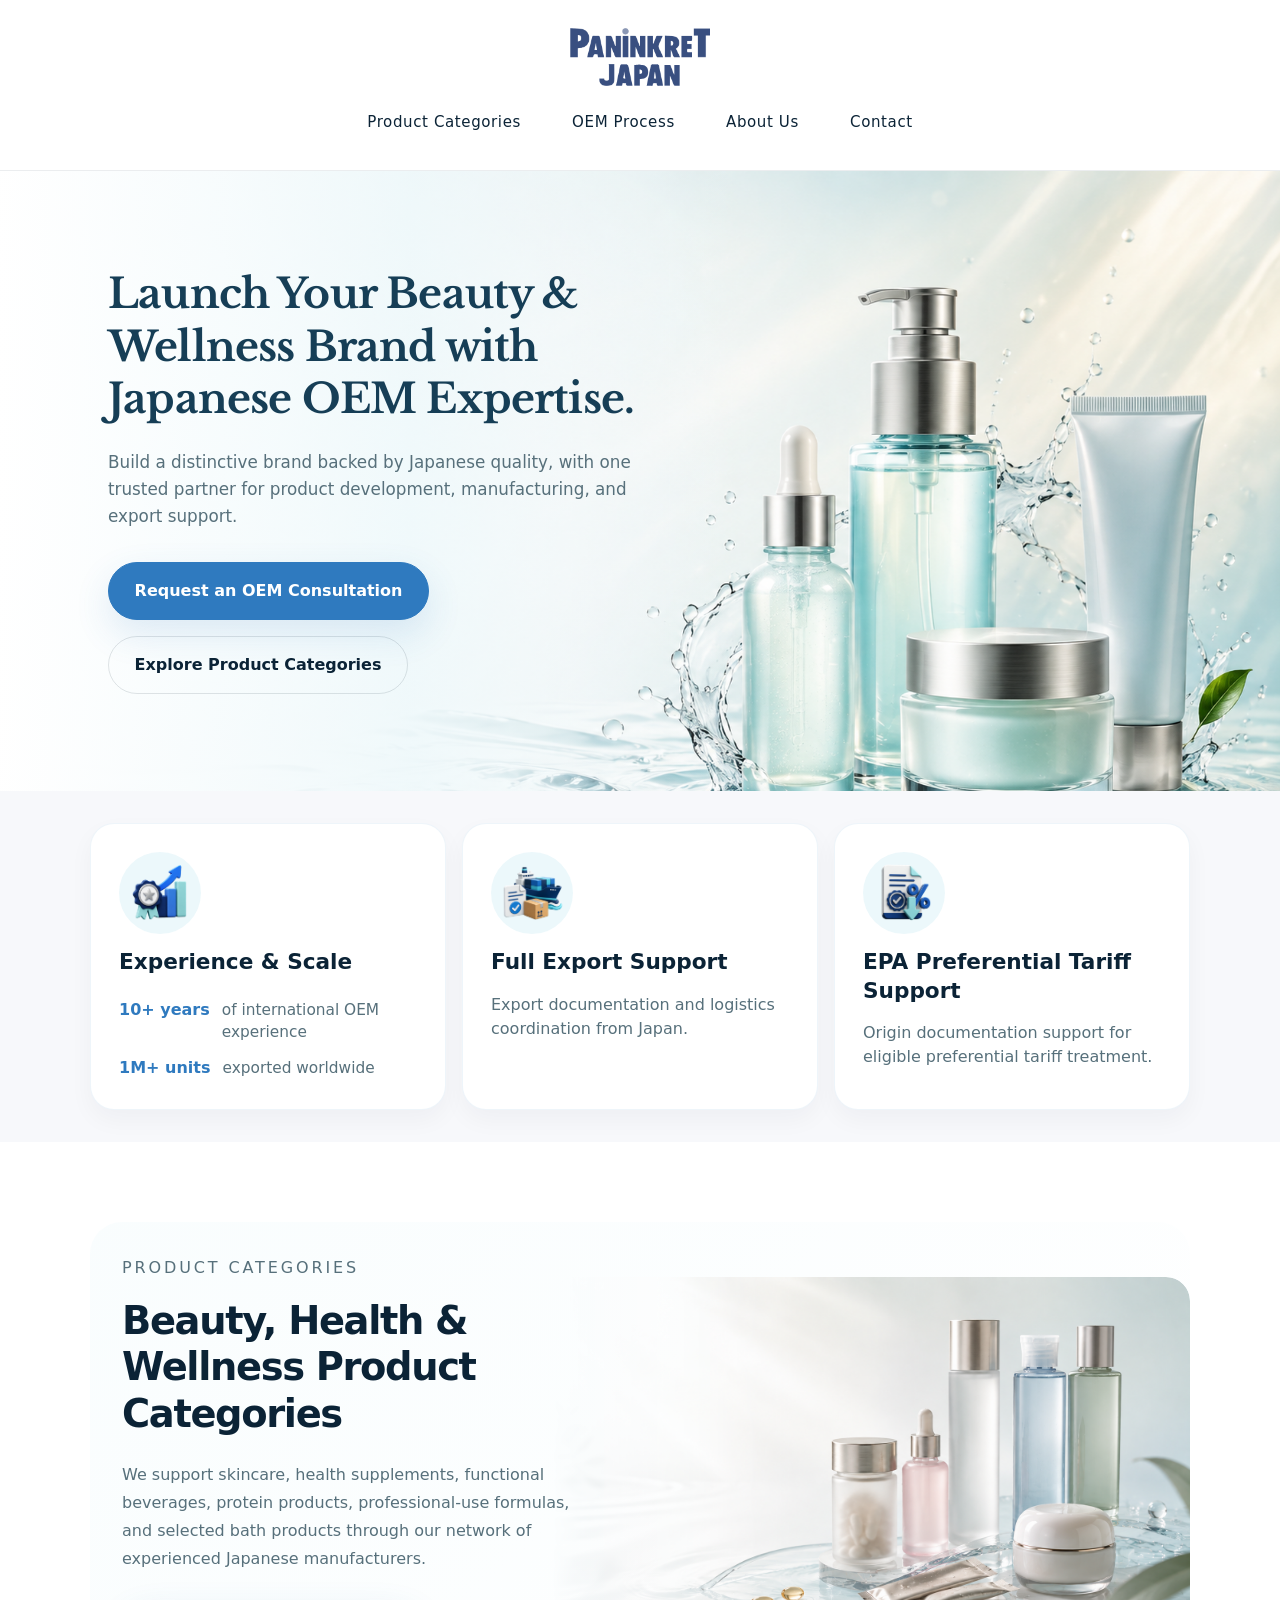
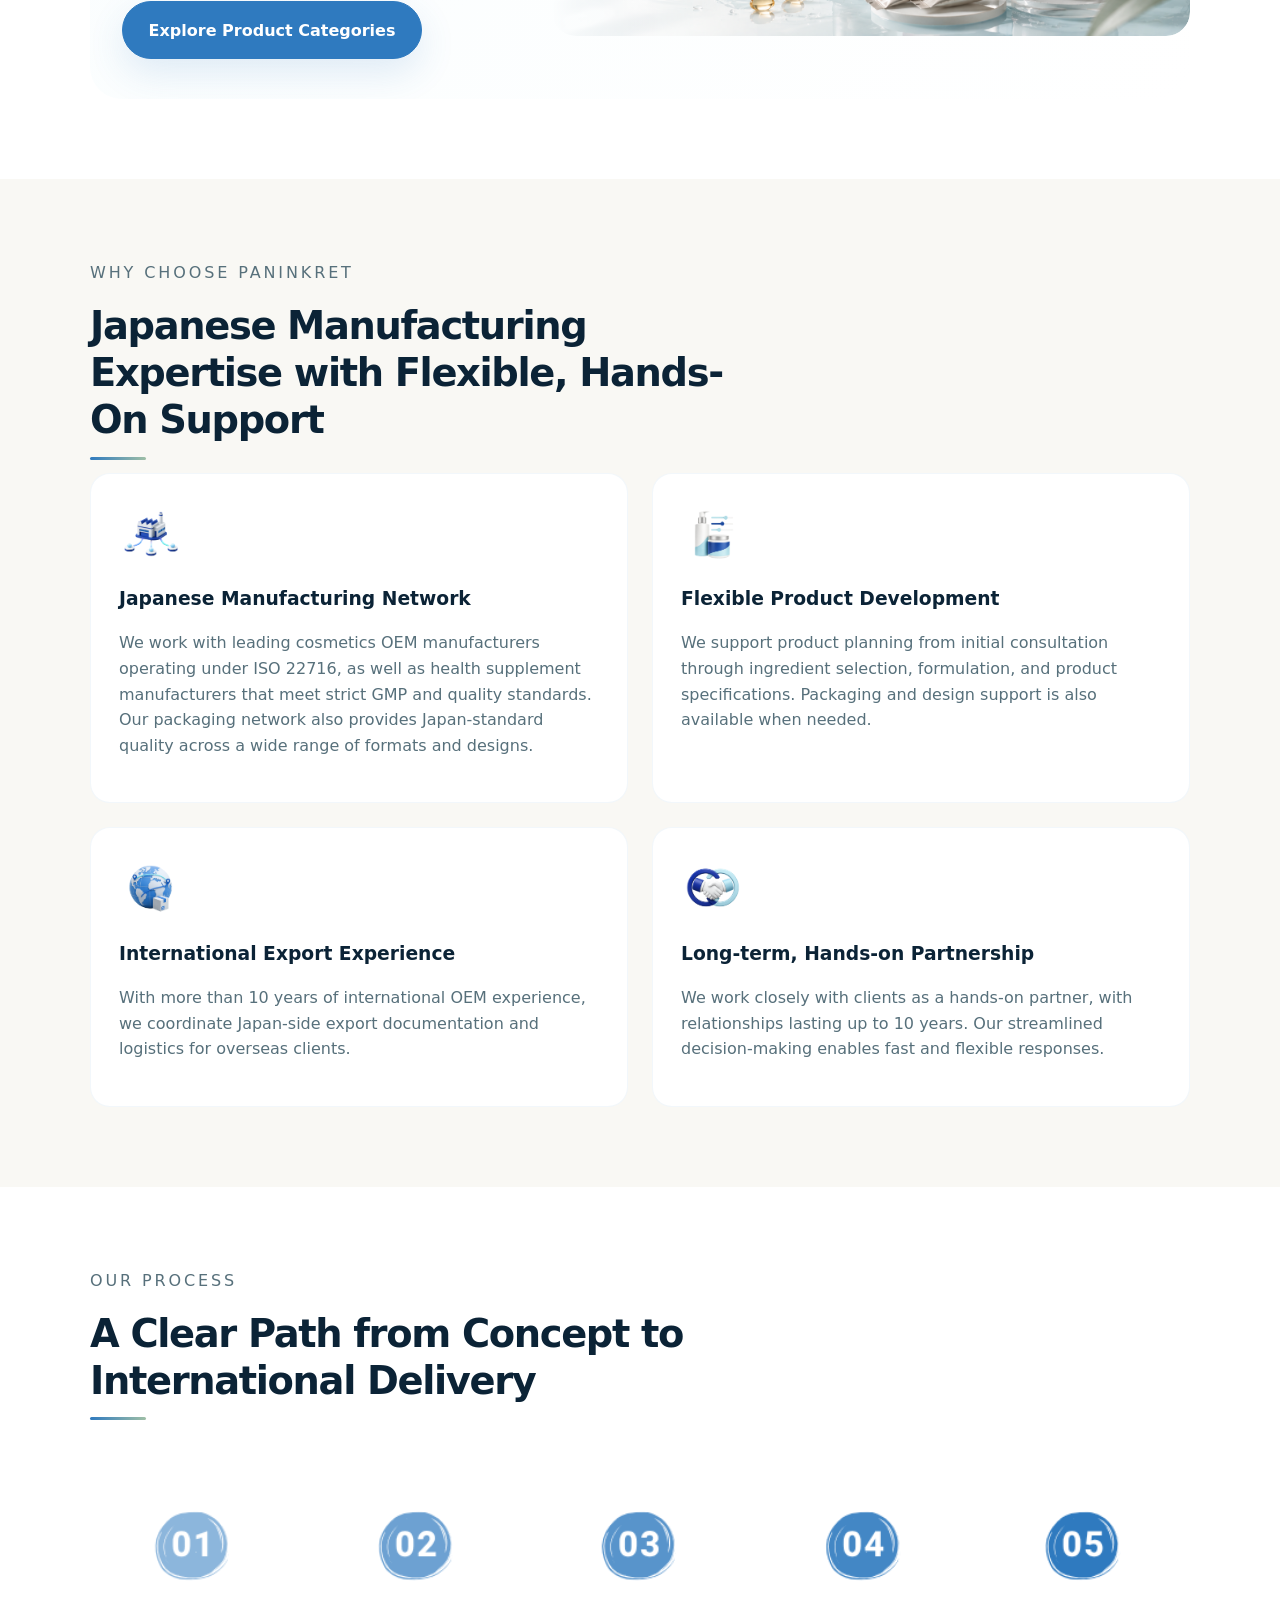
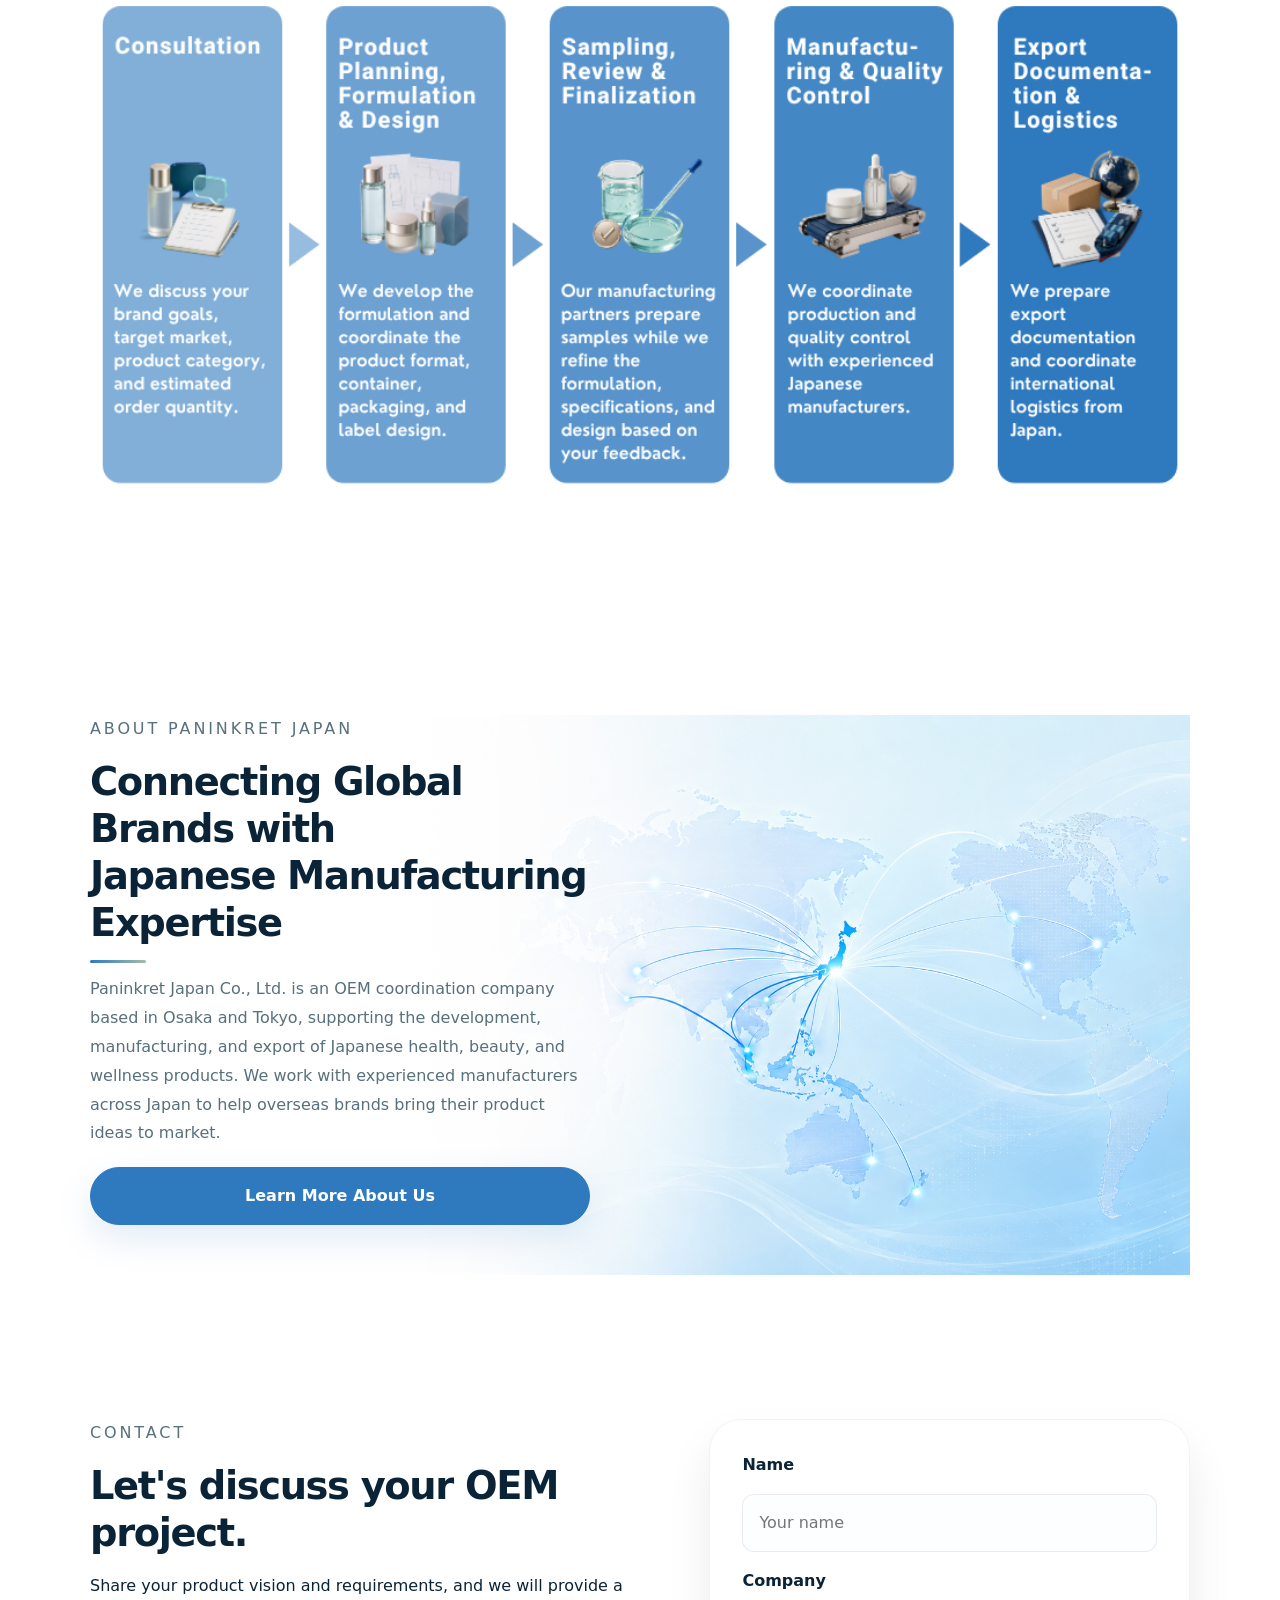
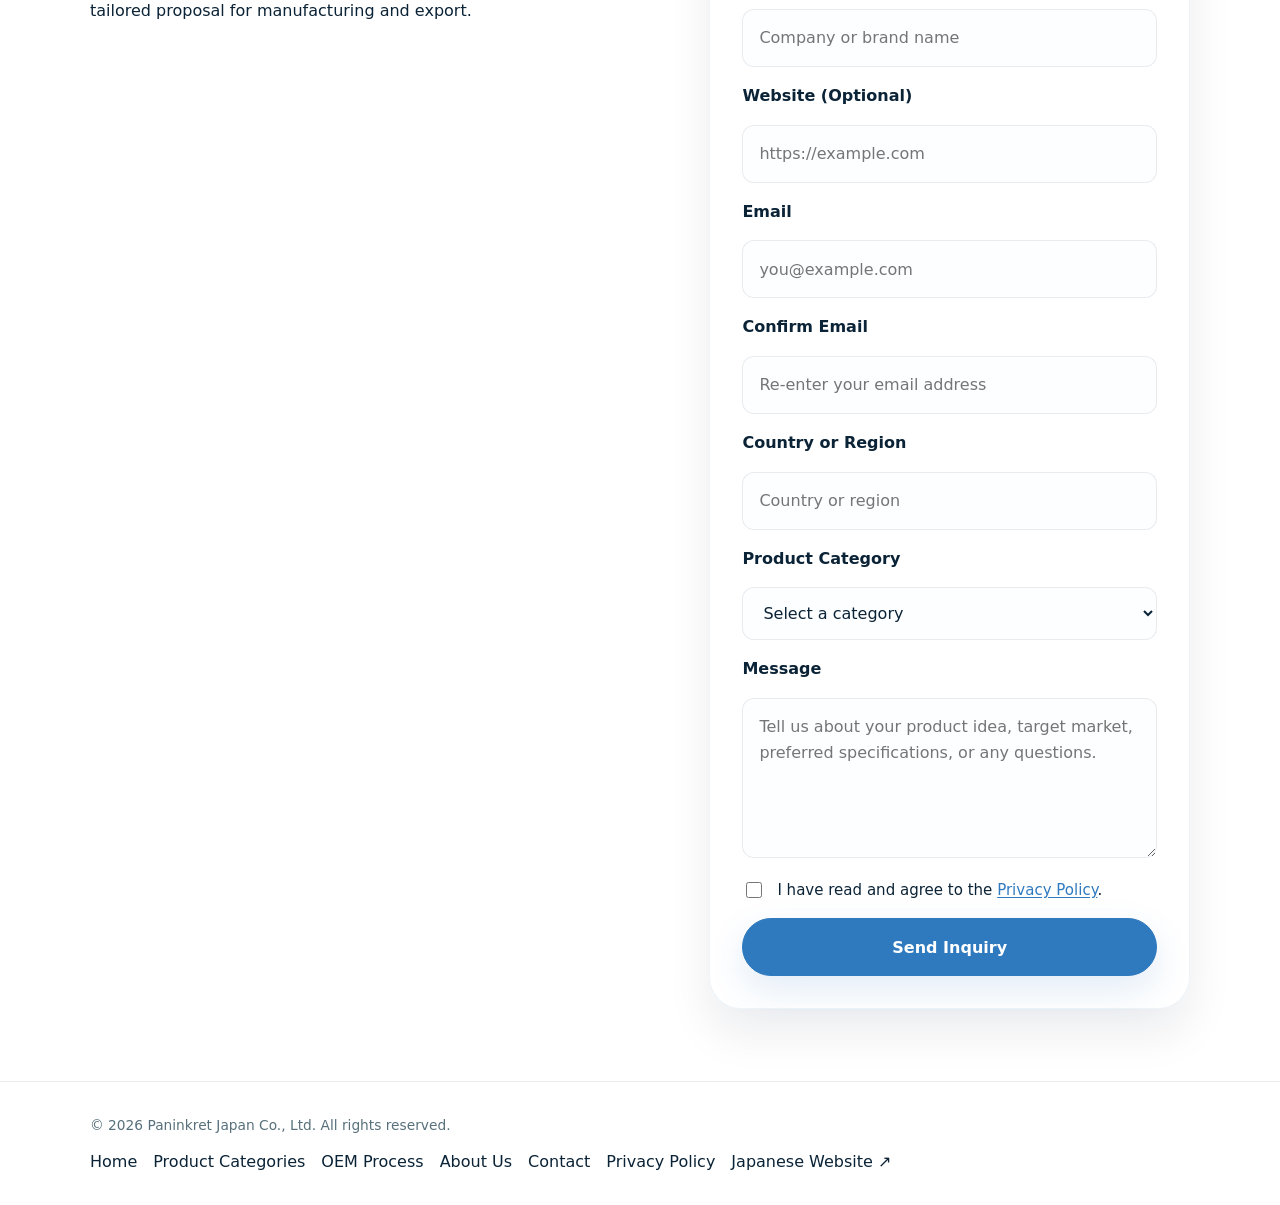
<file: index.html>
<!DOCTYPE html>
<html lang="en">
<head>
  <meta charset="UTF-8" />
<meta name="viewport" content="width=device-width, initial-scale=1.0" />
<meta name="google-site-verification" content="5hbMxhf0AGaCRbe6WERj6wBf8ipnPJIk7wK7uvMUa3s" />
<title>Japanese OEM Manufacturer | Skincare, Cosmetics & Supplements | Paninkret Japan</title>
  <meta
    name="description"
    content="Launch your own beauty, skincare and health supplement brand with a trusted Japanese OEM partner. From product development and manufacturing to worldwide export support."
  />
  <link rel="canonical" href="https://en.paninkret.jp/" />
  <meta
    property="og:title"
    content="Japanese OEM Manufacturer | Skincare, Cosmetics & Supplements | Paninkret Japan"
  />
  <meta
    property="og:description"
    content="Launch your own beauty, skincare and health supplement brand with a trusted Japanese OEM partner. From product development and manufacturing to worldwide export support."
  />
  <meta property="og:image" content="https://paninkret-oem.pages.dev/public/images/ogp.jpg" />
  <meta property="og:image:width" content="1200" />
  <meta property="og:image:height" content="630" />
  <meta property="og:image:type" content="image/jpeg" />
  <meta property="og:url" content="https://paninkret-oem.pages.dev" />
  <meta property="og:type" content="website" />
  <meta property="og:site_name" content="Paninkret Japan" />
  <meta name="application-name" content="Paninkret Japan" />
  <meta name="twitter:card" content="summary_large_image" />
  <meta name="twitter:title" content="Japanese OEM Manufacturer | Skincare, Cosmetics & Supplements | Paninkret Japan" />
  <meta name="twitter:description" content="Launch your own beauty, skincare and health supplement brand with a trusted Japanese OEM partner. From product development and manufacturing to worldwide export support." />
  <meta name="twitter:image" content="https://paninkret-oem.pages.dev/public/images/ogp.jpg" />
  <link rel="preconnect" href="https://fonts.googleapis.com" />
  <link rel="preconnect" href="https://fonts.gstatic.com" crossorigin />
  <link
    href="https://fonts.googleapis.com/css2?family=Libre+Baskerville:wght@400;700&family=Noto+Serif+JP:wght@400;500;600&display=swap"
    rel="stylesheet"
  />
  <link rel="stylesheet" href="css/styles.css" />
  <link rel="icon" type="image/png" href="favicon/favicon-512.png" />
  <link rel="apple-touch-icon" href="favicon/favicon-512.png" />
  <link rel="shortcut icon" href="favicon/favicon-512.png" />
</head>
  <body>
    <header class="site-header">
      <div class="container header-inner">
        <a href="#home" class="brand-logo" aria-label="PANINKRET JAPAN">
          <img src="public/images/logo.png" alt="PANINKRET JAPAN logo" class="brand-logo-image" draggable="false" />
        </a>

        <nav class="site-nav" id="siteNav" aria-label="Main navigation">
          <a href="product-categories.html">Product Categories</a>
          <a href="#process">OEM Process</a>
          <a href="about.html">About Us</a>
          <a href="#contact" class="nav-cta">Contact</a>
        </nav>

        <button
          class="nav-toggle"
          id="navToggle"
          aria-label="Open navigation"
          aria-expanded="false"
          aria-controls="siteNav"
        >
          <span class="nav-icon" aria-hidden="true"></span>
        </button>
      </div>
    </header>

    <main>
      <section class="hero" id="home" style="background-image: url('public/images/top-v2.png');">
        <div class="container hero-grid">
          <div class="hero-copy">
            <h1>Launch Your Beauty & Wellness Brand with Japanese OEM Expertise.</h1>
            <p class="hero-text">
              Build a distinctive brand backed by Japanese quality, with one trusted partner for product development, manufacturing, and export support.
            </p>
            <div class="hero-actions">
              <a href="#contact" class="button button-primary">Request an OEM Consultation</a>
              <a href="product-categories.html" class="button button-secondary">Explore Product Categories</a>
            </div>
          </div>
        </div>
      </section>

      <section class="stats-bar">
        <div class="container stats-grid">
          <div class="stat-item stat-item--experience">
            <div class="stat-header">
              <div class="stats-icon-wrap">
                <img class="stats-icon-image" src="public/images/stats/experience-scale.png" alt="Experience and global OEM scale" draggable="false" />
              </div>
              <strong>Experience & Scale</strong>
            </div>
            <div class="stat-detail-group">
              <div class="stat-detail-row">
                <span class="stat-detail-label">10+ years</span>
                <span class="stat-detail-meta">of international OEM experience</span>
              </div>
              <div class="stat-detail-row">
                <span class="stat-detail-label">1M+ units</span>
                <span class="stat-detail-meta">exported worldwide</span>
              </div>
            </div>
          </div>

          <div class="stat-item">
            <div class="stat-header">
              <div class="stats-icon-wrap">
                <img class="stats-icon-image" src="public/images/stats/full-export-support.png" alt="Export documentation and ocean freight support" draggable="false" />
              </div>
              <strong>Full Export Support</strong>
            </div>
            <div class="stat-detail-group">
              <p>Export documentation and logistics coordination from Japan.</p>
            </div>
          </div>

          <div class="stat-item">
            <div class="stat-header">
              <div class="stats-icon-wrap">
                <img class="stats-icon-image" src="public/images/stats/epa-preferential-tariff.png" alt="EPA preferential tariff documentation support" draggable="false" />
              </div>
              <strong>EPA Preferential Tariff Support</strong>
            </div>
            <div class="stat-detail-group">
              <p>Origin documentation support for eligible preferential tariff treatment.</p>
            </div>
          </div>
        </div>
      </section>

      <section class="section" id="solutions">
        <div class="container solutions-hero">
          <div class="solutions-hero-copy">
            <p class="section-eyebrow">PRODUCT CATEGORIES</p>
            <h2 class="section-title">Beauty, Health & Wellness Product Categories</h2>
            <p>We support skincare, health supplements, functional beverages, protein products, professional-use formulas, and selected bath products through our network of experienced Japanese manufacturers.</p>
            <a href="product-categories.html" class="button button-primary">Explore Product Categories</a>
          </div>
          <div class="solutions-hero-image">
            <div class="solutions-image-frame">
              <img src="public/images/paninkret-oem-hero-modern-1600x900.png" alt="Paninkret Japan OEM beauty, health and wellness products" draggable="false" />
            </div>
          </div>
        </div>
      </section>

      <section class="section why-section" id="why-us">
        <div class="container">
          <div class="section-header">
            <p class="section-eyebrow">WHY CHOOSE PANINKRET</p>
            <h2 class="section-title">Japanese Manufacturing Expertise with Flexible, Hands-On Support</h2>
          </div>

          <div class="feature-grid">
            <article class="feature-card">
              <img class="feature-icon" src="public/images/why-choose-icons/japanese-manufacturing-network.png" alt="Japanese Manufacturing Network icon" loading="lazy" draggable="false" />
              <h3>Japanese Manufacturing Network</h3>
              <p>We work with leading cosmetics OEM manufacturers operating under ISO 22716, as well as health supplement manufacturers that meet strict GMP and quality standards. Our packaging network also provides Japan-standard quality across a wide range of formats and designs.</p>
            </article>
            <article class="feature-card">
              <img class="feature-icon" src="public/images/why-choose-icons/flexible-product-development.png" alt="Flexible Product Development icon" loading="lazy" draggable="false" />
              <h3>Flexible Product Development</h3>
              <p>We support product planning from initial consultation through ingredient selection, formulation, and product specifications. Packaging and design support is also available when needed.</p>
            </article>
            <article class="feature-card">
              <img class="feature-icon" src="public/images/why-choose-icons/international-export-experience.png" alt="International Export Experience icon" loading="lazy" draggable="false" />
              <h3>International Export Experience</h3>
              <p>With more than 10 years of international OEM experience, we coordinate Japan-side export documentation and logistics for overseas clients.</p>
            </article>
            <article class="feature-card">
              <img class="feature-icon" src="public/images/why-choose-icons/long-term-partnership.png" alt="Long-term, Hands-on Partnership icon" loading="lazy" draggable="false" />
              <h3>Long-term, Hands-on Partnership</h3>
              <p>We work closely with clients as a hands-on partner, with relationships lasting up to 10 years. Our streamlined decision-making enables fast and flexible responses.</p>
            </article>
          </div>
        </div>
      </section>

      <section class="section process-section" id="process">
        <div class="container">
          <div class="section-header">
            <p class="section-eyebrow">OUR PROCESS</p>
            <h2 class="section-title">A Clear Path from Concept to International Delivery</h2>
          </div>

          <picture class="process-picture">
            <source
              media="(max-width: 767px)"
              srcset="public/images/oem-process-mobile.png"
            >
            <img
              src="public/images/oem-process-desktop.png"
              alt="Five-step OEM process from consultation to international delivery"
              class="process-image"
              draggable="false"
            >
          </picture>
        </div>
      </section>

      <!-- About Us section provides company strengths and background -->
      <section class="section about-section" id="about">
        <div class="container">
          <div class="about-hero">
            <div class="about-content">
              <div class="section-header">
                <p class="section-eyebrow">ABOUT PANINKRET JAPAN</p>
                <h2 class="section-title">Connecting Global Brands with<br>Japanese Manufacturing Expertise</h2>
              </div>

              <div class="about-intro">
                <p>Paninkret Japan Co., Ltd. is an OEM coordination company based in Osaka and Tokyo, supporting the development, manufacturing, and export of Japanese health, beauty, and wellness products. We work with experienced manufacturers across Japan to help overseas brands bring their product ideas to market.</p>
                <a href="about.html" class="button button-primary">Learn More About Us</a>
              </div>
            </div>

            <img
              class="about-network-image"
              src="public/images/about-global-network.png"
              alt="Global network connecting Japanese OEM expertise with international markets"
              draggable="false"
            />
          </div>
        </div>
      </section>

      <section class="section contact-section" id="contact">
        <div class="container contact-grid">
          <div class="contact-copy">
            <p class="section-eyebrow">Contact</p>
            <h2 class="section-title">Let's discuss your OEM project.</h2>
            <p>
              Share your product vision and requirements, and we will provide a tailored proposal
              for manufacturing and export.
            </p>
          </div>

          <form class="contact-form" action="https://formspree.io/f/mwlepnag" method="POST">
            <label for="name">Name</label>
            <input type="text" id="name" name="name" placeholder="Your name" required />

            <label for="company">Company</label>
            <input type="text" id="company" name="company" placeholder="Company or brand name" required />

            <label for="website">Website (Optional)</label>
            <input type="url" id="website" name="website" placeholder="https://example.com" />

            <label for="email">Email</label>
            <input type="email" id="email" name="email" placeholder="you@example.com" required />

            <label for="confirm_email">Confirm Email</label>
            <input type="email" id="confirm_email" name="confirm_email" placeholder="Re-enter your email address" required />
            <p class="form-error confirm-email-error" id="confirm-email-error" hidden>Email addresses do not match.</p>

            <label for="region">Country or Region</label>
            <input type="text" id="region" name="region" placeholder="Country or region" required />

            <label for="category">Product Category</label>
            <select id="category" name="category" required>
              <option value="">Select a category</option>
              <option value="skincare-cosmetics-fragrance">Skincare, Cosmetics &amp; Fragrance</option>
              <option value="cleansing-body-bath">Cleansing, Body &amp; Bath Care</option>
              <option value="hair-scalp-care">Hair &amp; Scalp Care</option>
              <option value="health-supplements">Health Supplements</option>
              <option value="functional-beverages">Functional Beverages</option>
              <option value="protein-products">Protein Products</option>
              <option value="oral-care">Oral Care</option>
              <option value="multiple-categories">Multiple Categories</option>
              <option value="other-not-sure">Other / Not Sure</option>
            </select>

            <label for="message">Message</label>
            <textarea id="message" name="message" rows="5" placeholder="Tell us about your product idea, target market, preferred specifications, or any questions." required></textarea>

            <div class="contact-form-consent">
              <input type="checkbox" id="privacyConsent" name="privacy_consent" required />
              <label for="privacyConsent">I have read and agree to the <a href="privacy-policy.html">Privacy Policy</a>.</label>
            </div>

            <button type="submit" class="button button-primary">Send Inquiry</button>
          </form>
        </div>
      </section>
    </main>

    <footer class="site-footer">
      <div class="container footer-inner">
        <p class="footer-copy">© 2026 Paninkret Japan Co., Ltd. All rights reserved.</p>
        <nav class="footer-nav">
          <a href="index.html">Home</a>
          <a href="product-categories.html">Product Categories</a>
          <a href="index.html#process">OEM Process</a>
          <a href="about.html">About Us</a>
          <a href="index.html#contact">Contact</a>
          <a href="privacy-policy.html">Privacy Policy</a>
          <a href="http://www.paninkret.jp" target="_blank" rel="noopener noreferrer">Japanese Website ↗</a>
        </nav>
      </div>
    </footer>

    <script src="js/main.js"></script>
  </body>
</html>
</file>
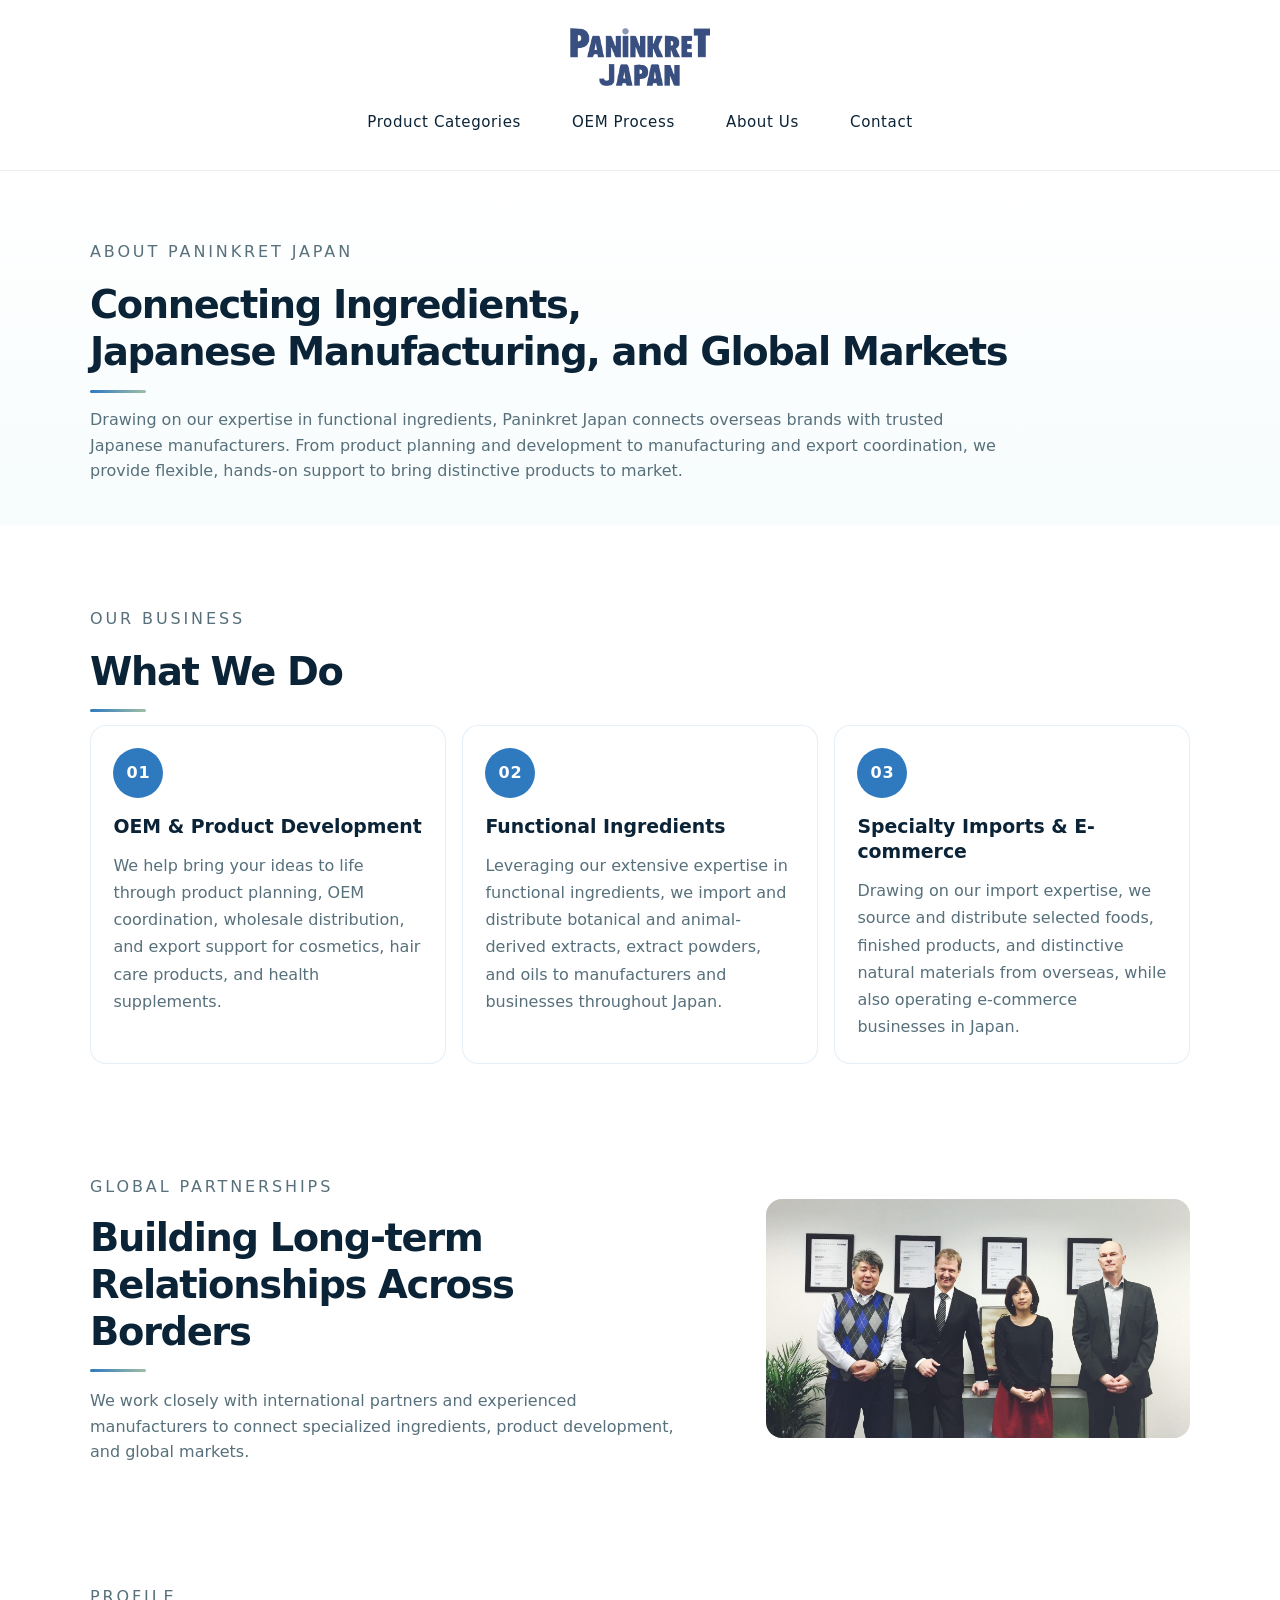
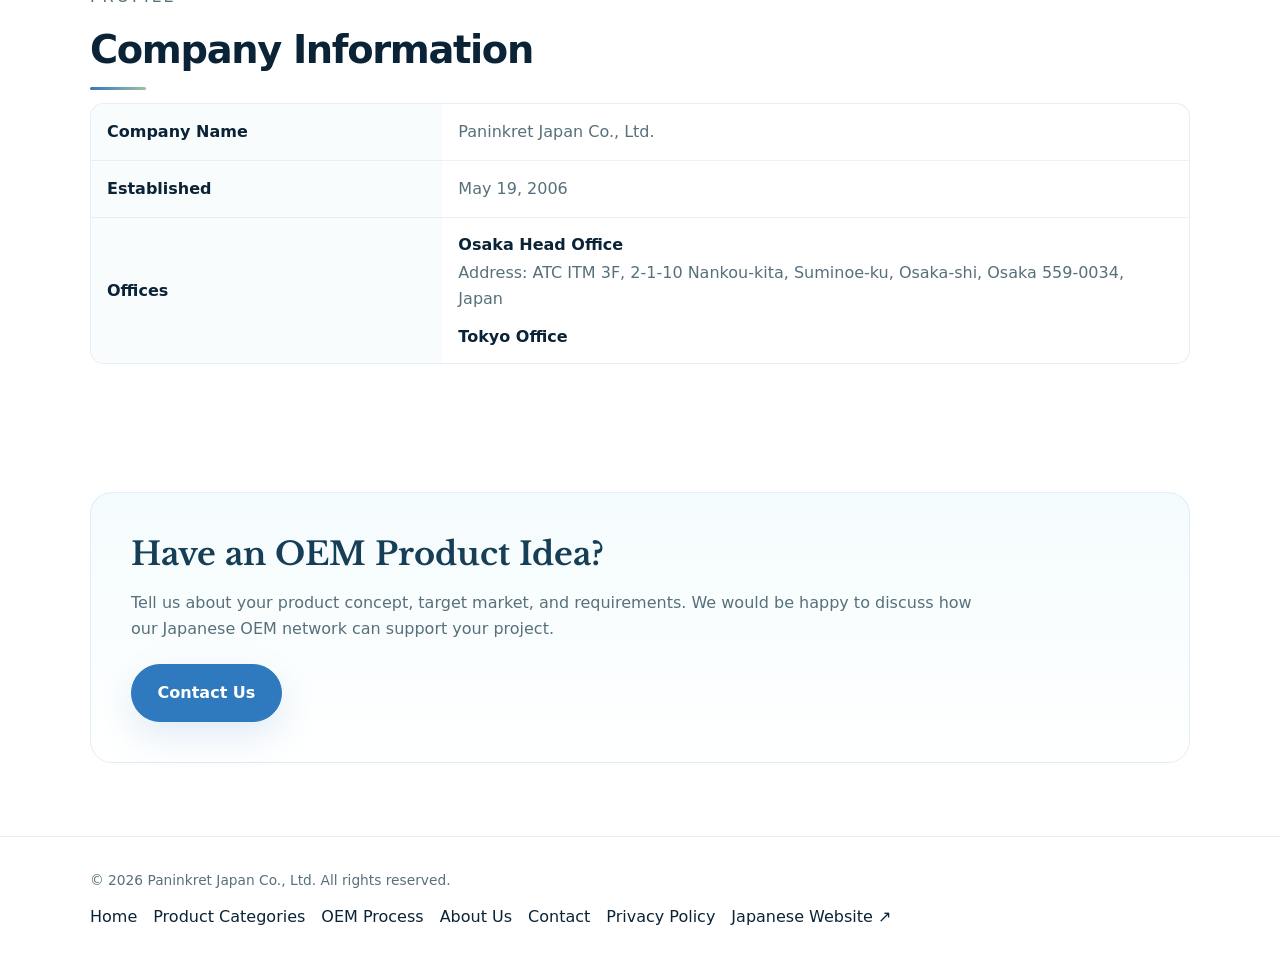
<file: about.html>
<!DOCTYPE html>
<html lang="en">
  <head>
    <meta charset="UTF-8" />
    <meta name="viewport" content="width=device-width, initial-scale=1.0" />
    <title>Paninkret Japan | About Us</title>
    <link rel="preconnect" href="https://fonts.googleapis.com" />
    <link rel="preconnect" href="https://fonts.gstatic.com" crossorigin />
    <link href="https://fonts.googleapis.com/css2?family=Libre+Baskerville:wght@400;700&family=Noto+Serif+JP:wght@400;500;600&display=swap" rel="stylesheet" />
    <link rel="stylesheet" href="css/styles.css" />
  </head>
  <body>
    <header class="site-header">
      <div class="container header-inner">
        <a href="index.html" class="brand-logo" aria-label="PANINKRET JAPAN">
          <img src="public/images/logo.png" srcset="public/images/logo.png 2x" alt="PANINKRET JAPAN logo" class="brand-logo-image" draggable="false" />
        </a>

        <nav class="site-nav" id="siteNav" aria-label="Main navigation">
          <a href="product-categories.html">Product Categories</a>
          <a href="index.html#process">OEM Process</a>
          <a href="about.html">About Us</a>
          <a href="index.html#contact" class="nav-cta">Contact</a>
        </nav>

        <button
          class="nav-toggle"
          id="navToggle"
          aria-label="Open navigation"
          aria-expanded="false"
          aria-controls="siteNav"
        >
          <span class="nav-icon" aria-hidden="true"></span>
        </button>
      </div>
    </header>

    <main class="about-page-main">
      <section class="section about-page-hero">
        <div class="container about-page-hero-inner">
          <p class="section-eyebrow">ABOUT PANINKRET JAPAN</p>
          <h1 class="section-title">Connecting Ingredients,<br>Japanese Manufacturing, and Global Markets</h1>
          <p class="about-page-intro">
            Drawing on our expertise in functional ingredients, Paninkret Japan connects overseas brands with trusted Japanese manufacturers. From product planning and development to manufacturing and export coordination, we provide flexible, hands-on support to bring distinctive products to market.
          </p>
        </div>
      </section>

      <section class="section about-page-business" aria-labelledby="our-business-title">
        <div class="container">
          <div class="section-header about-page-header">
            <p class="section-eyebrow">OUR BUSINESS</p>
            <h2 class="section-title" id="our-business-title">What We Do</h2>
          </div>

          <div class="business-grid">
            <article class="business-item">
              <p class="business-number">01</p>
              <h3 class="business-title">OEM &amp; Product Development</h3>
              <p class="business-body">We help bring your ideas to life through product planning, OEM coordination, wholesale distribution, and export support for cosmetics, hair care products, and health supplements.</p>
            </article>
            <article class="business-item">
              <p class="business-number">02</p>
              <h3 class="business-title">Functional Ingredients</h3>
              <p class="business-body">Leveraging our extensive expertise in functional ingredients, we import and distribute botanical and animal-derived extracts, extract powders, and oils to manufacturers and businesses throughout Japan.</p>
            </article>
            <article class="business-item">
              <p class="business-number">03</p>
              <h3 class="business-title">Specialty Imports &amp; E-commerce</h3>
              <p class="business-body">Drawing on our import expertise, we source and distribute selected foods, finished products, and distinctive natural materials from overseas, while also operating e-commerce businesses in Japan.</p>
            </article>
          </div>
        </div>
      </section>

      <section class="section about-page-partnerships" aria-labelledby="global-partnerships-title">
        <div class="container about-partnerships-grid">
          <div class="about-partnerships-copy">
            <p class="section-eyebrow">GLOBAL PARTNERSHIPS</p>
            <h2 class="section-title" id="global-partnerships-title">Building Long-term Relationships Across Borders</h2>
            <p>
              We work closely with international partners and experienced manufacturers to connect specialized ingredients, product development, and global markets.
            </p>
          </div>
          <div class="about-partnerships-media">
            <img
              src="public/images/about/about-global-partnerships-1600x900.jpg"
              alt="Paninkret Japan with international business partners"
              loading="lazy"
              draggable="false"
            />
          </div>
        </div>
      </section>

      <section class="section about-page-company" aria-labelledby="company-profile-title">
        <div class="container">
          <div class="section-header about-page-header">
            <p class="section-eyebrow">PROFILE</p>
            <h2 class="section-title" id="company-profile-title">Company Information</h2>
          </div>

          <div class="company-profile-table-wrap">
            <table class="company-profile-table">
              <tbody>
                <tr>
                  <th scope="row">Company Name</th>
                  <td>Paninkret Japan Co., Ltd.</td>
                </tr>
                <tr>
                  <th scope="row">Established</th>
                  <td>May 19, 2006</td>
                </tr>
                <tr>
                  <th scope="row">Offices</th>
                  <td>
                    <div class="office-block">
                      <p class="office-name">Osaka Head Office</p>
                      <p class="office-address">Address: ATC ITM 3F, 2-1-10 Nankou-kita, Suminoe-ku, Osaka-shi, Osaka 559-0034, Japan</p>
                    </div>
                    <div class="office-block office-block-secondary">
                      <p class="office-name">Tokyo Office</p>
                    </div>
                  </td>
                </tr>
              </tbody>
            </table>
          </div>
        </div>
      </section>

      <section class="section about-page-cta" aria-labelledby="about-cta-title">
        <div class="container about-page-cta-inner">
          <h2 id="about-cta-title">Have an OEM Product Idea?</h2>
          <p>
            Tell us about your product concept, target market, and requirements. We would be happy to discuss how our Japanese OEM network can support your project.
          </p>
          <a href="index.html#contact" class="button button-primary">Contact Us</a>
        </div>
      </section>
    </main>

    <footer class="site-footer">
      <div class="container footer-inner">
        <p class="footer-copy">© 2026 Paninkret Japan Co., Ltd. All rights reserved.</p>
        <nav class="footer-nav">
          <a href="index.html">Home</a>
          <a href="product-categories.html">Product Categories</a>
          <a href="index.html#process">OEM Process</a>
          <a href="about.html">About Us</a>
          <a href="index.html#contact">Contact</a>
          <a href="privacy-policy.html">Privacy Policy</a>
          <a href="http://www.paninkret.jp" target="_blank" rel="noopener noreferrer">Japanese Website ↗</a>
        </nav>
      </div>
    </footer>

    <script src="js/main.js"></script>
  </body>
</html>
</file>
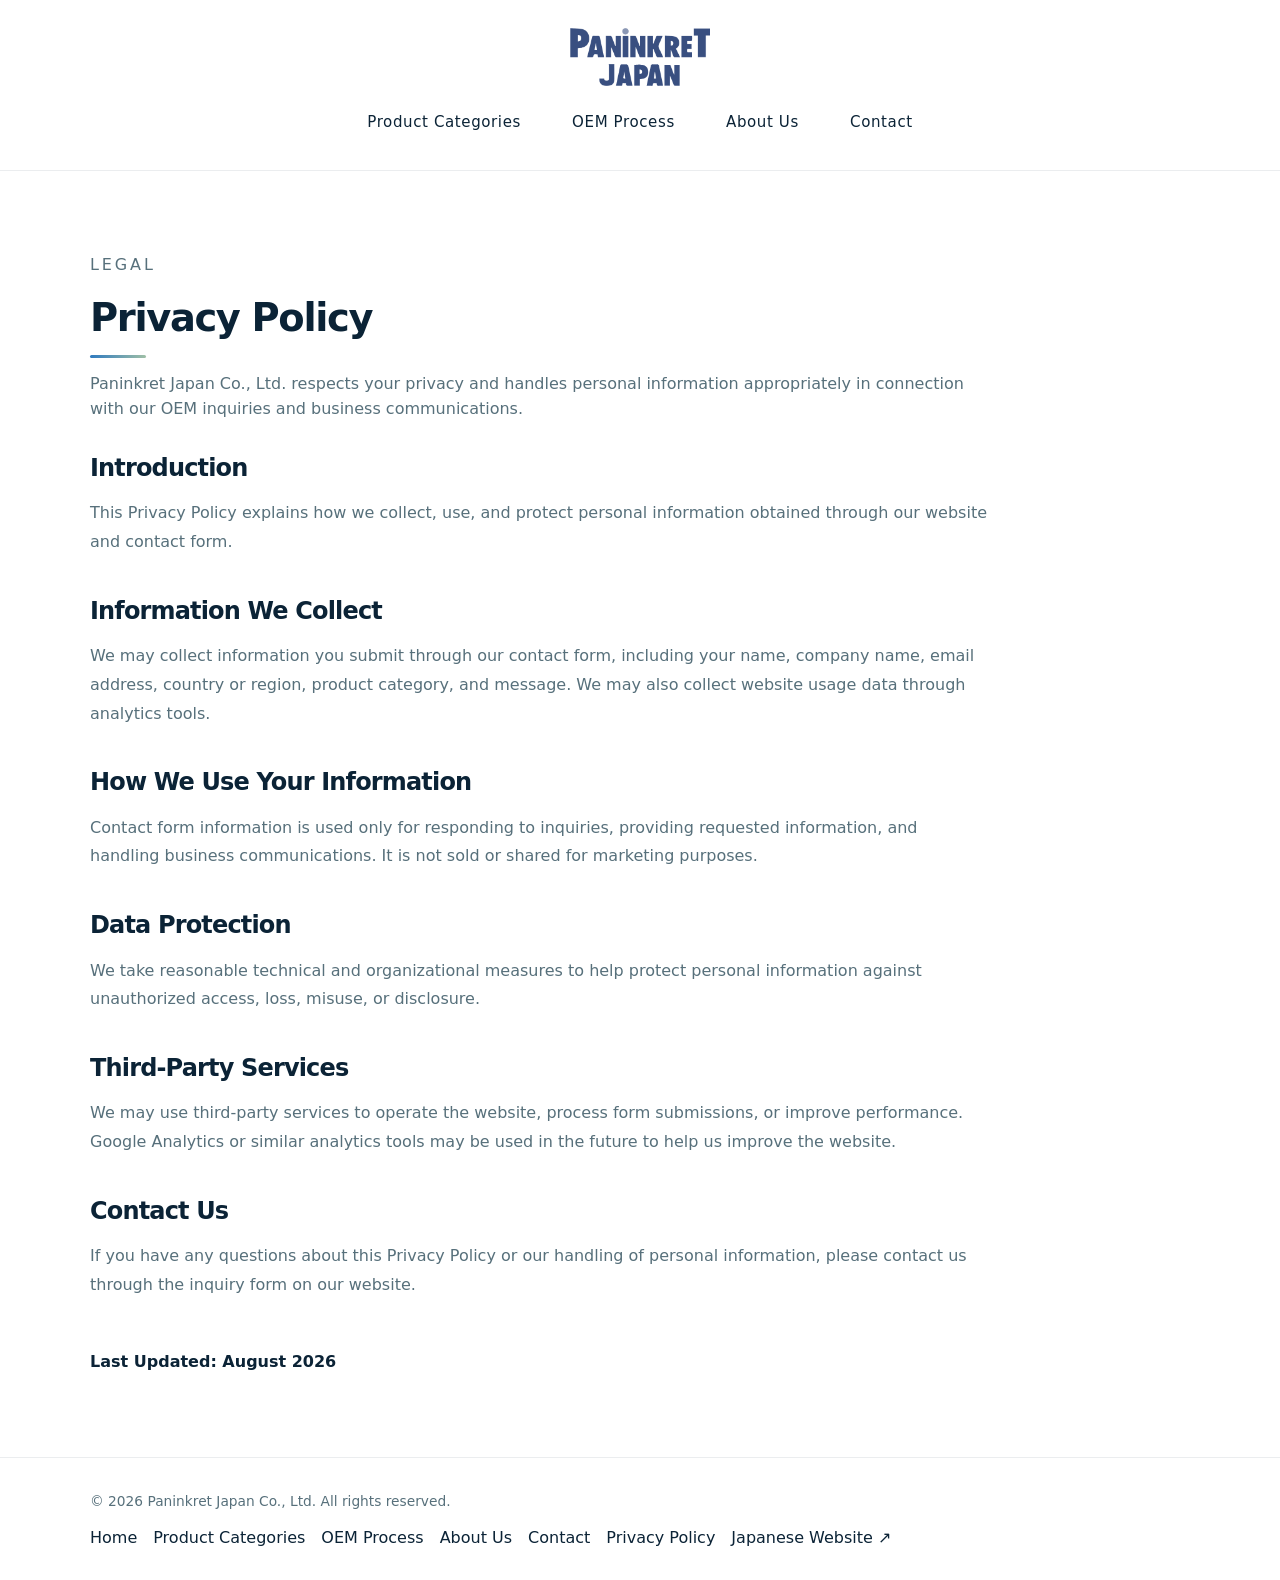
<file: privacy-policy.html>
<!DOCTYPE html>
<html lang="en">
<head>
  <meta charset="UTF-8" />
  <meta name="viewport" content="width=device-width, initial-scale=1.0" />
  <title>Paninkret Japan | Privacy Policy</title>
  <link rel="preconnect" href="https://fonts.googleapis.com" />
  <link rel="preconnect" href="https://fonts.gstatic.com" crossorigin />
  <link
    href="https://fonts.googleapis.com/css2?family=Libre+Baskerville:wght@400;700&family=Noto+Serif+JP:wght@400;500;600&display=swap"
    rel="stylesheet"
  />
  <link rel="stylesheet" href="css/styles.css" />
  <link rel="icon" type="image/png" href="favicon/favicon-512.png" />
  <link rel="apple-touch-icon" href="favicon/favicon-512.png" />
  <link rel="shortcut icon" href="favicon/favicon-512.png" />
</head>
<body>
  <header class="site-header">
    <div class="container header-inner">
      <a href="index.html" class="brand-logo" aria-label="PANINKRET JAPAN">
        <img src="public/images/logo.png" alt="PANINKRET JAPAN logo" class="brand-logo-image" draggable="false" />
      </a>

      <nav class="site-nav" id="siteNav" aria-label="Main navigation">
        <a href="product-categories.html">Product Categories</a>
        <a href="index.html#process">OEM Process</a>
        <a href="about.html">About Us</a>
        <a href="index.html#contact" class="nav-cta">Contact</a>
      </nav>

      <button
        class="nav-toggle"
        id="navToggle"
        aria-label="Open navigation"
        aria-expanded="false"
        aria-controls="siteNav"
      >
        <span class="nav-icon" aria-hidden="true"></span>
      </button>
    </div>
  </header>

  <main>
    <section class="section">
      <div class="container">
        <div class="section-header">
          <p class="section-eyebrow">LEGAL</p>
          <h1 class="section-title">Privacy Policy</h1>
        </div>

        <div class="about-page-intro" style="max-width: 900px; margin-bottom: 2rem;">
          <p>
            Paninkret Japan Co., Ltd. respects your privacy and handles personal information appropriately in connection with our OEM inquiries and business communications.
          </p>
        </div>

        <div style="max-width: 900px; display: grid; gap: 1.5rem; color: var(--muted-text); line-height: 1.8;">
          <section>
            <h2 class="section-title" style="font-size: 1.5rem; margin-bottom: 0.75rem;">Introduction</h2>
            <p>
              This Privacy Policy explains how we collect, use, and protect personal information obtained through our website and contact form.
            </p>
          </section>

          <section>
            <h2 class="section-title" style="font-size: 1.5rem; margin-bottom: 0.75rem;">Information We Collect</h2>
            <p>
              We may collect information you submit through our contact form, including your name, company name, email address, country or region, product category, and message. We may also collect website usage data through analytics tools.
            </p>
          </section>

          <section>
            <h2 class="section-title" style="font-size: 1.5rem; margin-bottom: 0.75rem;">How We Use Your Information</h2>
            <p>
              Contact form information is used only for responding to inquiries, providing requested information, and handling business communications. It is not sold or shared for marketing purposes.
            </p>
          </section>

          <section>
            <h2 class="section-title" style="font-size: 1.5rem; margin-bottom: 0.75rem;">Data Protection</h2>
            <p>
              We take reasonable technical and organizational measures to help protect personal information against unauthorized access, loss, misuse, or disclosure.
            </p>
          </section>

          <section>
            <h2 class="section-title" style="font-size: 1.5rem; margin-bottom: 0.75rem;">Third-Party Services</h2>
            <p>
              We may use third-party services to operate the website, process form submissions, or improve performance. Google Analytics or similar analytics tools may be used in the future to help us improve the website.
            </p>
          </section>

          <section>
            <h2 class="section-title" style="font-size: 1.5rem; margin-bottom: 0.75rem;">Contact Us</h2>
            <p>
              If you have any questions about this Privacy Policy or our handling of personal information, please contact us through the inquiry form on our website.
            </p>
          </section>

          <p style="margin: 0.5rem 0 0; font-weight: 600; color: var(--navy);">
            Last Updated: August 2026
          </p>
        </div>
      </div>
    </section>
  </main>

  <footer class="site-footer">
    <div class="container footer-inner">
      <p class="footer-copy">© 2026 Paninkret Japan Co., Ltd. All rights reserved.</p>
      <nav class="footer-nav">
        <a href="index.html">Home</a>
        <a href="product-categories.html">Product Categories</a>
        <a href="index.html#process">OEM Process</a>
        <a href="about.html">About Us</a>
        <a href="index.html#contact">Contact</a>
        <a href="privacy-policy.html">Privacy Policy</a>
        <a href="http://www.paninkret.jp" target="_blank" rel="noopener noreferrer">Japanese Website ↗</a>
      </nav>
    </div>
  </footer>

  <script src="js/main.js"></script>
</body>
</html>
</file>
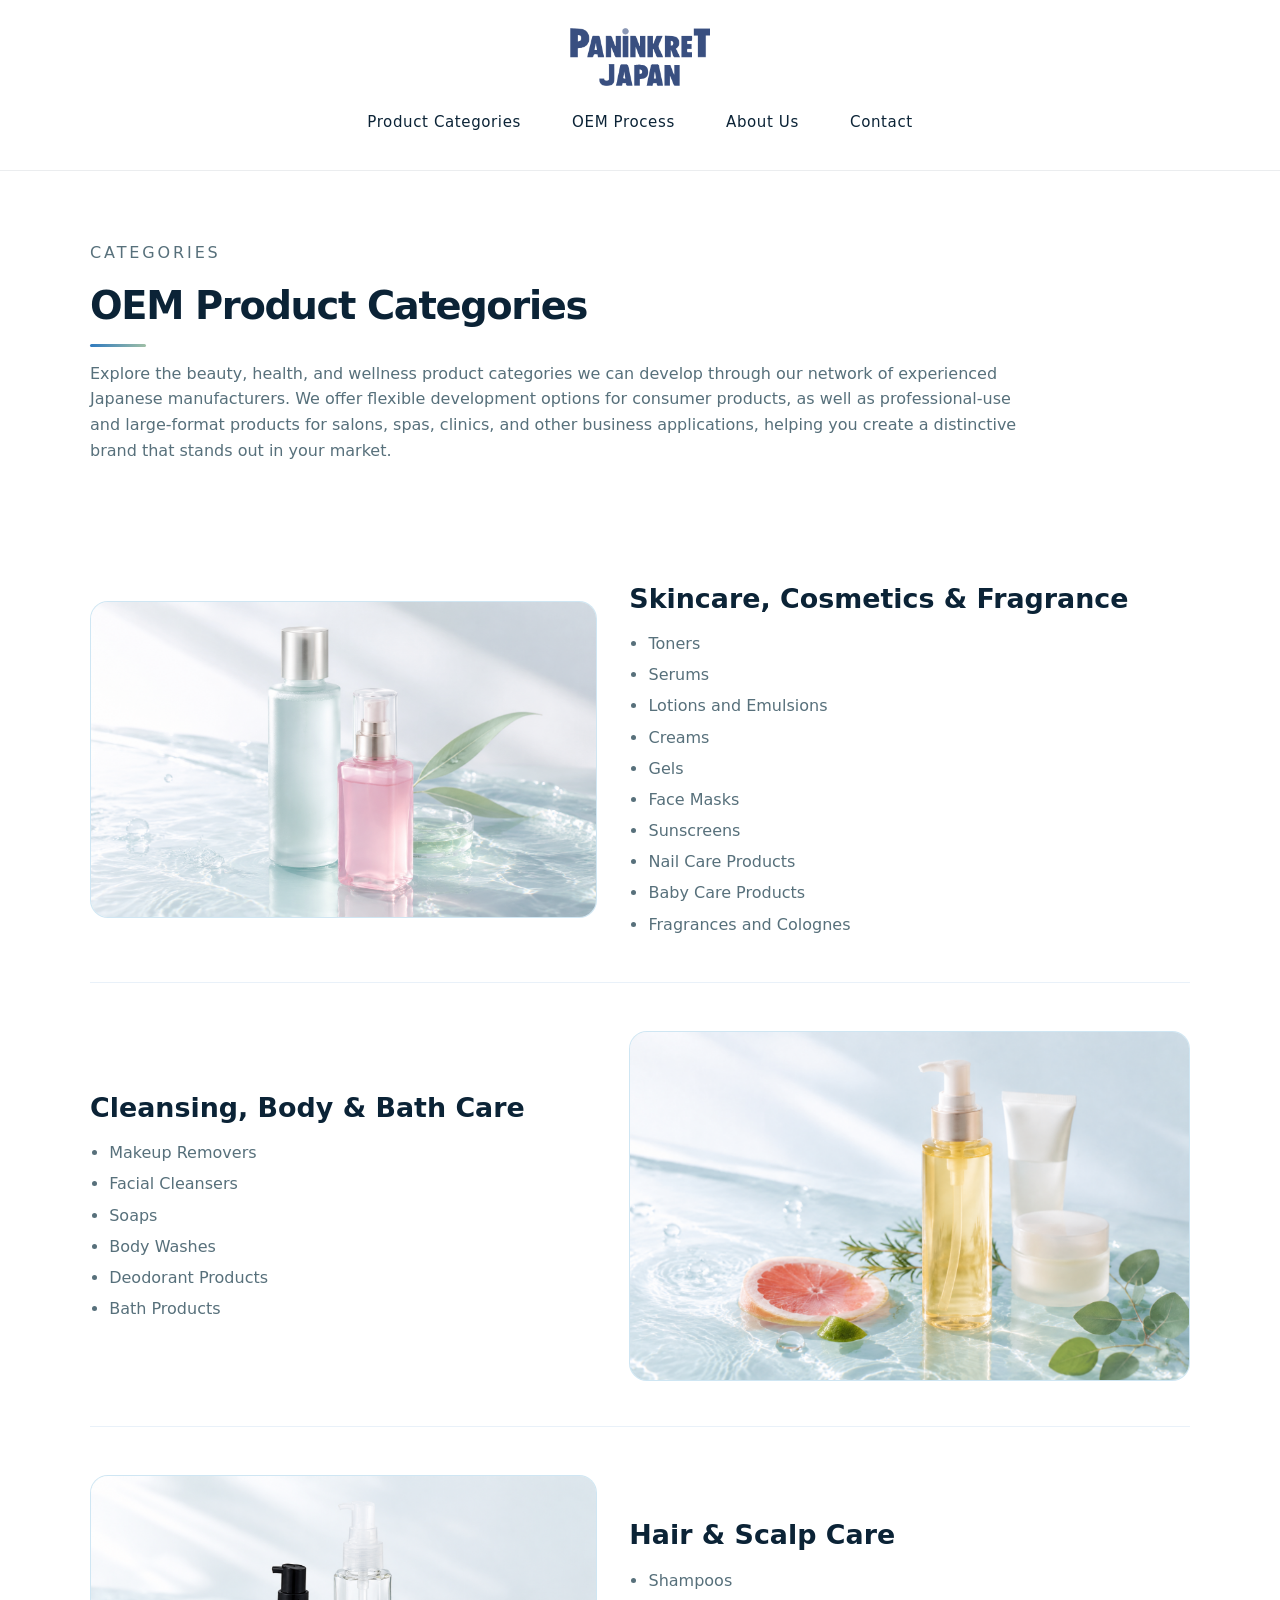
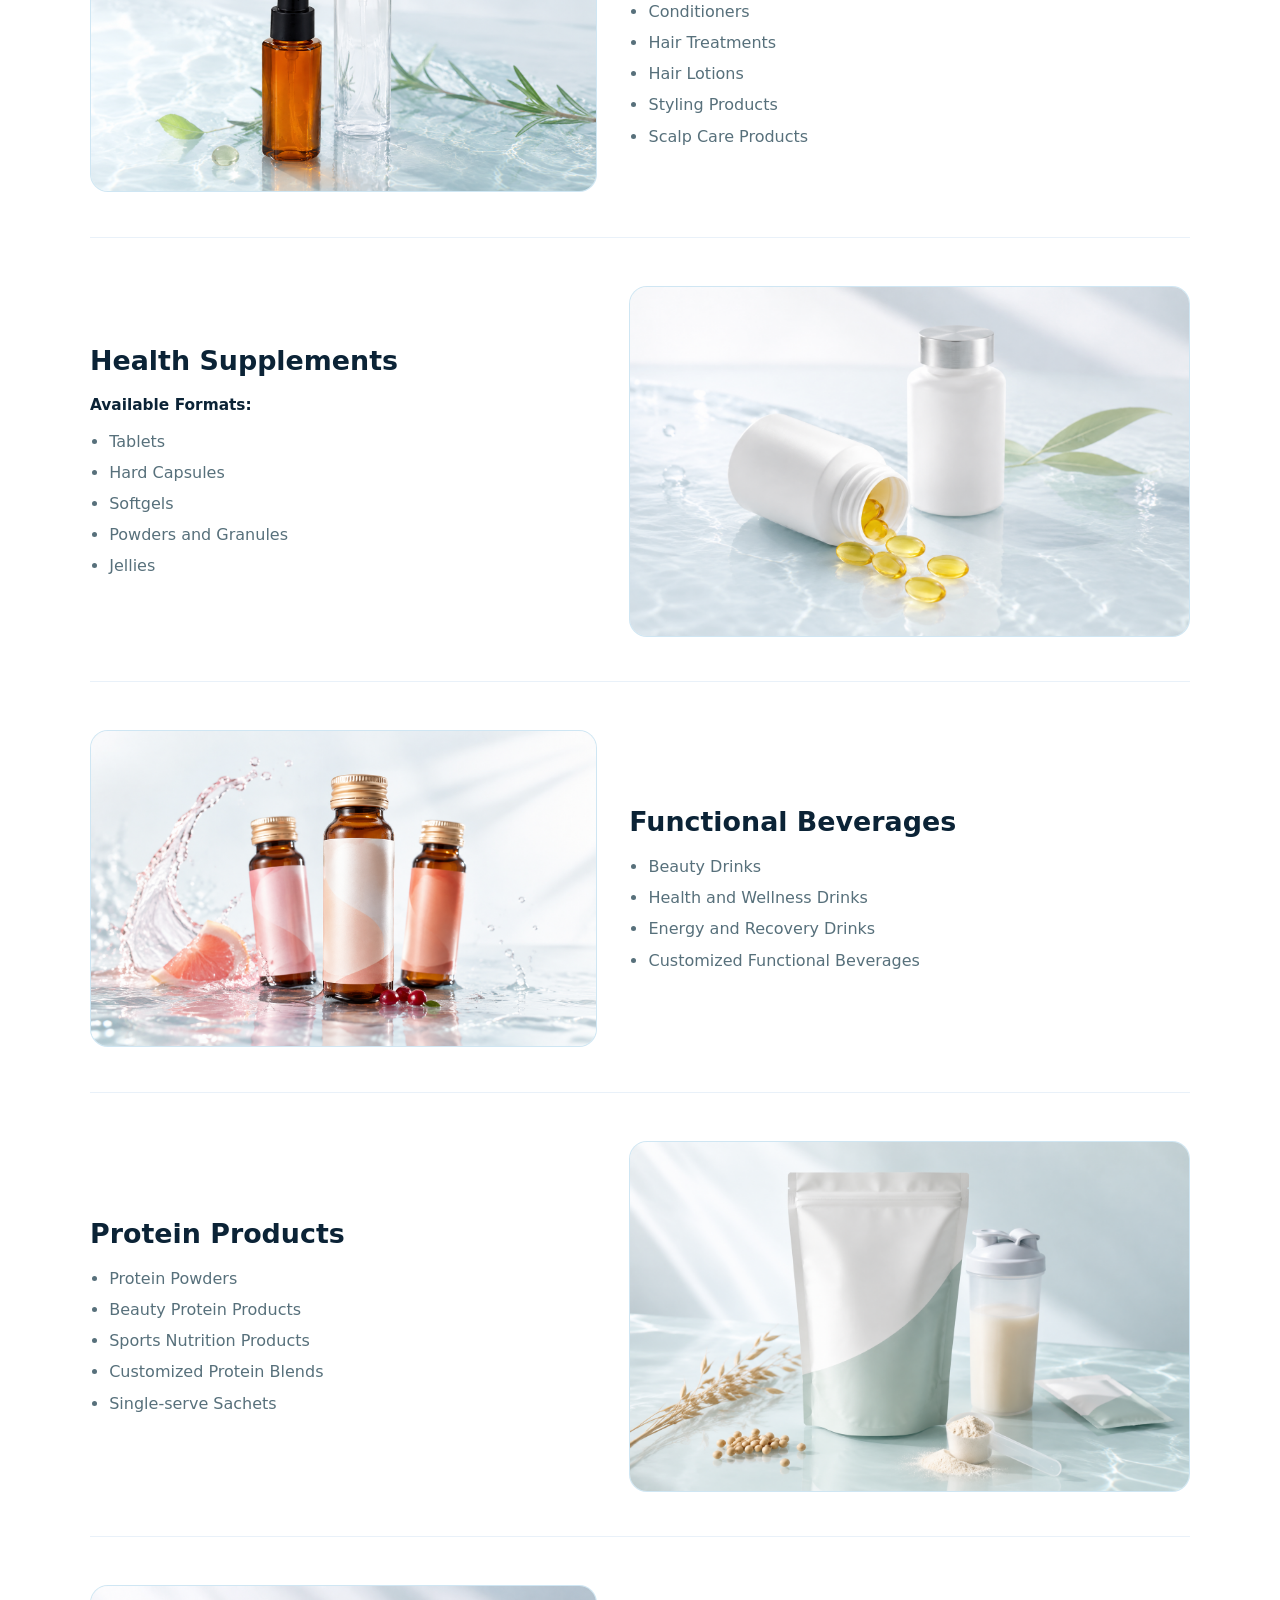
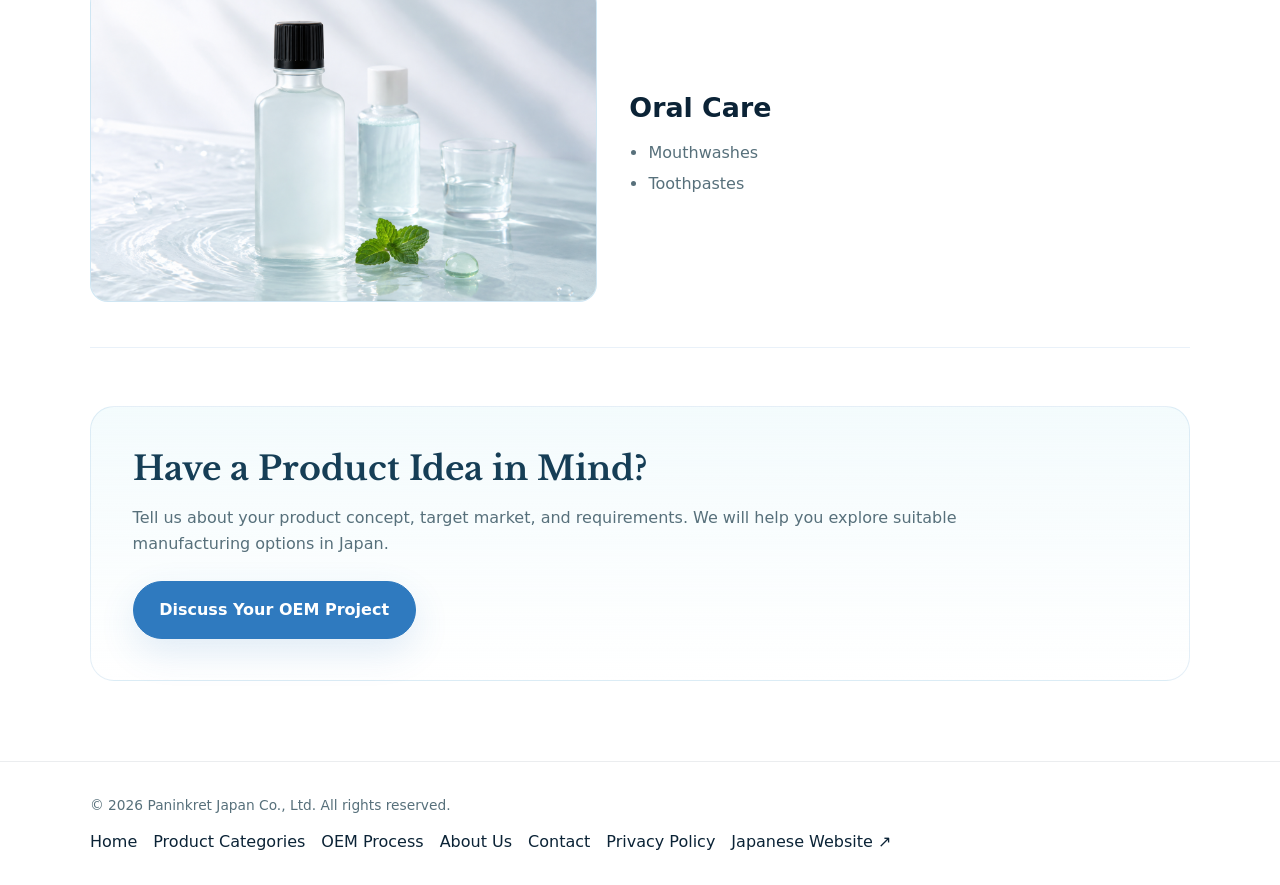
<file: product-categories.html>
<!DOCTYPE html>
<html lang="en">
  <head>
    <meta charset="UTF-8" />
    <meta name="viewport" content="width=device-width, initial-scale=1.0" />
    <title>Paninkret Japan | Product Categories</title>
    <link rel="preconnect" href="https://fonts.googleapis.com" />
    <link rel="preconnect" href="https://fonts.gstatic.com" crossorigin />
    <link href="https://fonts.googleapis.com/css2?family=Libre+Baskerville:wght@400;700&family=Noto+Serif+JP:wght@400;500;600&display=swap" rel="stylesheet" />
    <link rel="stylesheet" href="css/styles.css" />
  </head>
  <body>
    <header class="site-header">
      <div class="container header-inner">
        <a href="index.html" class="brand-logo" aria-label="PANINKRET JAPAN">
          <img src="public/images/logo.png" srcset="public/images/logo.png 2x" alt="PANINKRET JAPAN logo" class="brand-logo-image" draggable="false" />
        </a>

        <nav class="site-nav" id="siteNav" aria-label="Main navigation">
          <a href="product-categories.html">Product Categories</a>
          <a href="index.html#process">OEM Process</a>
          <a href="index.html#about">About Us</a>
          <a href="index.html#contact" class="nav-cta">Contact</a>
        </nav>

        <button
          class="nav-toggle"
          id="navToggle"
          aria-label="Open navigation"
          aria-expanded="false"
          aria-controls="siteNav"
        >
          <span class="nav-icon" aria-hidden="true"></span>
        </button>
      </div>
    </header>

    <main class="categories-page-main">
      <section class="section categories-hero">
        <div class="container categories-heading">
          <p class="section-eyebrow">CATEGORIES</p>
          <h1 class="section-title">OEM Product Categories</h1>
          <p class="categories-intro">
            Explore the beauty, health, and wellness product categories we can develop through our network of experienced Japanese manufacturers. We offer flexible development options for consumer products, as well as professional-use and large-format products for salons, spas, clinics, and other business applications, helping you create a distinctive brand that stands out in your market.
          </p>
        </div>
      </section>

      <section class="section" aria-label="Product categories list">
        <div class="container categories-list">
          <article class="category-row">
            <div class="category-media">
              <div class="category-placeholder" data-image-slot="skincare-cosmetics-fragrance">
                <img class="category-image" src="public/images/categories/skincare-cosmetics-fragrance.png" alt="Skincare, Cosmetics and Fragrance products" loading="lazy" width="1672" height="941" draggable="false" />
              </div>
            </div>
            <div class="category-copy">
              <h3>Skincare, Cosmetics &amp; Fragrance</h3>
              <ul>
                <li>Toners</li>
                <li>Serums</li>
                <li>Lotions and Emulsions</li>
                <li>Creams</li>
                <li>Gels</li>
                <li>Face Masks</li>
                <li>Sunscreens</li>
                <li>Nail Care Products</li>
                <li>Baby Care Products</li>
                <li>Fragrances and Colognes</li>
              </ul>
            </div>
          </article>

          <article class="category-row reverse">
            <div class="category-media">
              <div class="category-placeholder" data-image-slot="cleansing-body-bath">
                <img class="category-image" src="public/images/categories/cleansing-body-bath-care.png" alt="Cleansing, Body and Bath Care products" loading="lazy" width="1586" height="992" draggable="false" />
              </div>
            </div>
            <div class="category-copy">
              <h3>Cleansing, Body &amp; Bath Care</h3>
              <ul>
                <li>Makeup Removers</li>
                <li>Facial Cleansers</li>
                <li>Soaps</li>
                <li>Body Washes</li>
                <li>Deodorant Products</li>
                <li>Bath Products</li>
              </ul>
            </div>
          </article>

          <article class="category-row">
            <div class="category-media">
              <div class="category-placeholder" data-image-slot="hair-scalp-care">
                <img class="category-image" src="public/images/categories/hair-scalp-care.png" alt="Hair and Scalp Care products" loading="lazy" width="1586" height="992" draggable="false" />
              </div>
            </div>
            <div class="category-copy">
              <h3>Hair &amp; Scalp Care</h3>
              <ul>
                <li>Shampoos</li>
                <li>Conditioners</li>
                <li>Hair Treatments</li>
                <li>Hair Lotions</li>
                <li>Styling Products</li>
                <li>Scalp Care Products</li>
              </ul>
            </div>
          </article>

          <article class="category-row reverse">
            <div class="category-media">
              <div class="category-placeholder" data-image-slot="health-supplements">
                <img class="category-image" src="public/images/categories/health-supplements.png" alt="Health Supplements formats" loading="lazy" width="1586" height="992" draggable="false" />
              </div>
            </div>
            <div class="category-copy">
              <h3>Health Supplements</h3>
              <p class="category-subhead">Available Formats:</p>
              <ul>
                <li>Tablets</li>
                <li>Hard Capsules</li>
                <li>Softgels</li>
                <li>Powders and Granules</li>
                <li>Jellies</li>
              </ul>
            </div>
          </article>

          <article class="category-row">
            <div class="category-media">
              <div class="category-placeholder" data-image-slot="functional-beverages">
                <img class="category-image" src="public/images/categories/functional-beverages.png" alt="Functional Beverages products" loading="lazy" width="1586" height="992" draggable="false" />
              </div>
            </div>
            <div class="category-copy">
              <h3>Functional Beverages</h3>
              <ul>
                <li>Beauty Drinks</li>
                <li>Health and Wellness Drinks</li>
                <li>Energy and Recovery Drinks</li>
                <li>Customized Functional Beverages</li>
              </ul>
            </div>
          </article>

          <article class="category-row reverse">
            <div class="category-media">
              <div class="category-placeholder" data-image-slot="protein-products">
                <img class="category-image" src="public/images/categories/protein-products.png" alt="Protein Products formats" loading="lazy" width="1586" height="992" draggable="false" />
              </div>
            </div>
            <div class="category-copy">
              <h3>Protein Products</h3>
              <ul>
                <li>Protein Powders</li>
                <li>Beauty Protein Products</li>
                <li>Sports Nutrition Products</li>
                <li>Customized Protein Blends</li>
                <li>Single-serve Sachets</li>
              </ul>
            </div>
          </article>

          <article class="category-row">
            <div class="category-media">
              <div class="category-placeholder" data-image-slot="oral-care">
                <img class="category-image" src="public/images/categories/oral-care.png" alt="Oral Care products" loading="lazy" width="1586" height="992" draggable="false" />
              </div>
            </div>
            <div class="category-copy">
              <h3>Oral Care</h3>
              <ul>
                <li>Mouthwashes</li>
                <li>Toothpastes</li>
              </ul>
            </div>
          </article>

          <section class="categories-cta" aria-labelledby="categories-cta-title">
            <h2 id="categories-cta-title">Have a Product Idea in Mind?</h2>
            <p>
              Tell us about your product concept, target market, and requirements. We will help you explore suitable manufacturing options in Japan.
            </p>
            <a href="index.html#contact" class="button button-primary">Discuss Your OEM Project</a>
          </section>
        </div>
      </section>
    </main>

    <footer class="site-footer">
      <div class="container footer-inner">
        <p class="footer-copy">© 2026 Paninkret Japan Co., Ltd. All rights reserved.</p>
        <nav class="footer-nav">
          <a href="index.html">Home</a>
          <a href="product-categories.html">Product Categories</a>
          <a href="index.html#process">OEM Process</a>
          <a href="about.html">About Us</a>
          <a href="index.html#contact">Contact</a>
          <a href="privacy-policy.html">Privacy Policy</a>
          <a href="http://www.paninkret.jp" target="_blank" rel="noopener noreferrer">Japanese Website ↗</a>
        </nav>
      </div>
    </footer>

    <script src="js/main.js"></script>
  </body>
</html>
</file>
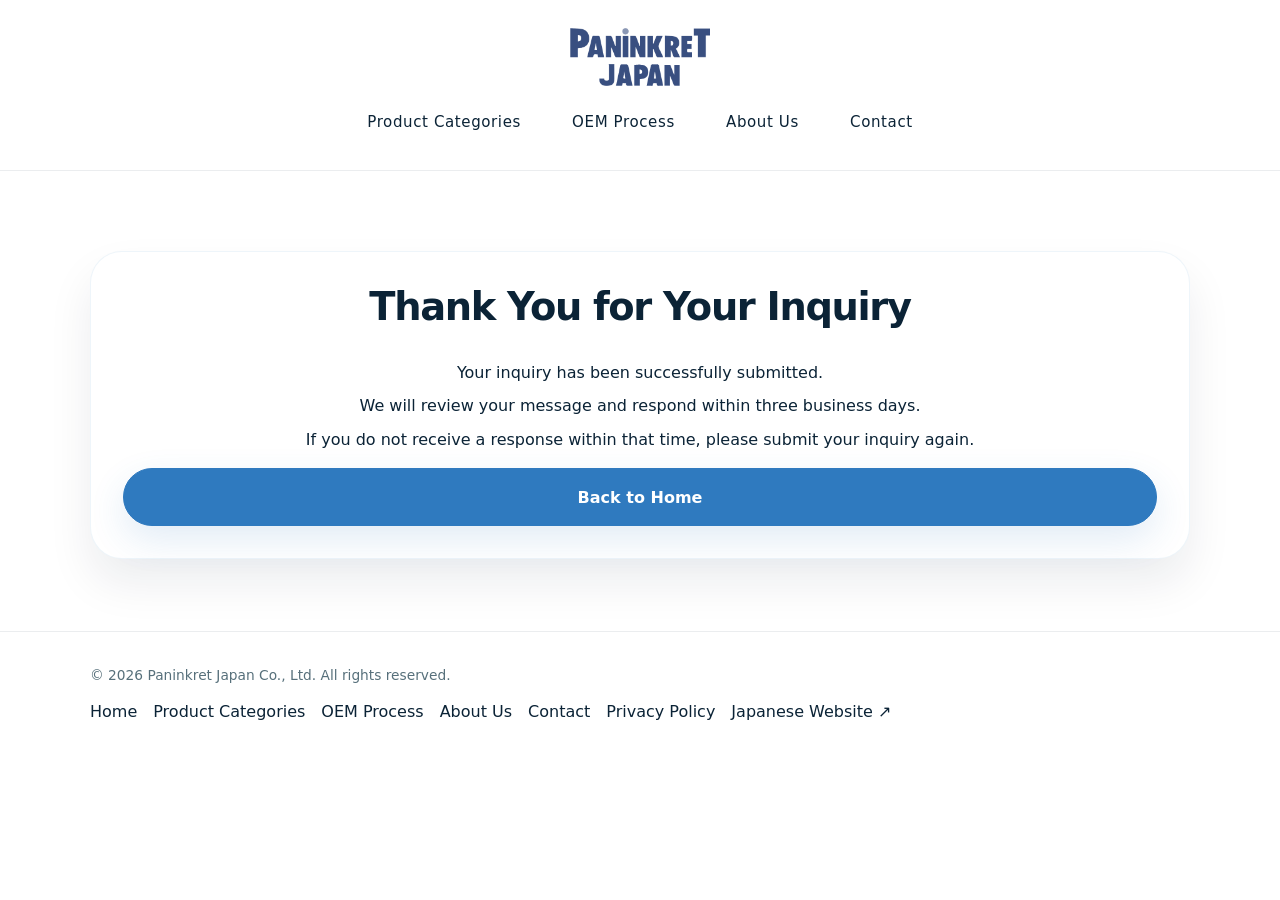
<file: thanks.html>
<!DOCTYPE html>
<html lang="en">
<head>
  <meta charset="UTF-8" />
  <meta name="viewport" content="width=device-width, initial-scale=1.0" />
  <title>Paninkret Japan | Thank You</title>
  <link rel="preconnect" href="https://fonts.googleapis.com" />
  <link rel="preconnect" href="https://fonts.gstatic.com" crossorigin />
  <link
    href="https://fonts.googleapis.com/css2?family=Libre+Baskerville:wght@400;700&family=Noto+Serif+JP:wght@400;500;600&display=swap"
    rel="stylesheet"
  />
  <link rel="stylesheet" href="css/styles.css" />
  <link rel="icon" type="image/png" href="favicon/favicon-512.png" />
  <link rel="apple-touch-icon" href="favicon/favicon-512.png" />
  <link rel="shortcut icon" href="favicon/favicon-512.png" />
</head>
<body>
  <header class="site-header">
    <div class="container header-inner">
      <a href="index.html" class="brand-logo" aria-label="PANINKRET JAPAN">
        <img src="public/images/logo.png" alt="PANINKRET JAPAN logo" class="brand-logo-image" draggable="false" />
      </a>

      <nav class="site-nav" id="siteNav" aria-label="Main navigation">
        <a href="product-categories.html">Product Categories</a>
        <a href="index.html#process">OEM Process</a>
        <a href="about.html">About Us</a>
        <a href="index.html#contact" class="nav-cta">Contact</a>
      </nav>

      <button
        class="nav-toggle"
        id="navToggle"
        aria-label="Open navigation"
        aria-expanded="false"
        aria-controls="siteNav"
      >
        <span class="nav-icon" aria-hidden="true"></span>
      </button>
    </div>
  </header>

  <main>
    <section class="section contact-section">
      <div class="container">
        <div class="contact-form thanks-card" aria-live="polite">
          <h1 class="section-title">Thank You for Your Inquiry</h1>
          <div class="thanks-message">
            <p>Your inquiry has been successfully submitted.</p>
            <p>We will review your message and respond within three business days.</p>
            <p>If you do not receive a response within that time, please submit your inquiry again.</p>
          </div>
          <a href="index.html" class="button button-primary">Back to Home</a>
        </div>
      </div>
    </section>
  </main>

  <footer class="site-footer">
    <div class="container footer-inner">
      <p class="footer-copy">© 2026 Paninkret Japan Co., Ltd. All rights reserved.</p>
      <nav class="footer-nav">
        <a href="index.html">Home</a>
        <a href="product-categories.html">Product Categories</a>
        <a href="index.html#process">OEM Process</a>
        <a href="about.html">About Us</a>
        <a href="index.html#contact">Contact</a>
        <a href="privacy-policy.html">Privacy Policy</a>
        <a href="http://www.paninkret.jp" target="_blank" rel="noopener noreferrer">Japanese Website ↗</a>
      </nav>
    </div>
  </footer>

  <script src="js/main.js"></script>
</body>
</html>
</file>
<file: css/styles.css>
:root {
  --page-bg: #ffffff;
  --text-color: #0b2336; /* deep navy for headings and text */
  --muted-text: #57707b; /* softened slate */
  --surface: #f7fbfb;
  --navy: #0b2336;
  --primary-blue: #2f7abf; /* bright logo-like blue */
  --primary-blue-soft: rgba(47,122,191,0.12);
  --sage: #9fbfa6; /* soft sage green accent */
  --aqua: #eaf8fb; /* hero gentle aqua */
  --border: rgba(47,122,191,0.08);
  --shadow: 0 14px 36px rgba(11,34,56,0.06);
}

/* Base page styles */
* {
  box-sizing: border-box;
}

html {
  scroll-behavior: smooth;
}

body {
  margin: 0;
  background: var(--page-bg);
  color: var(--text-color);
  font-family: Inter, ui-sans-serif, system-ui, -apple-system, BlinkMacSystemFont, 'Segoe UI', sans-serif;
  line-height: 1.6;
}

img {
  max-width: 100%;
  display: block;
  -webkit-user-drag: none;
  user-select: none;
  -webkit-user-select: none;
}

a {
  color: inherit;
  text-decoration: none;
}

button,
input,
select,
textarea {
  font: inherit;
}

.container {
  width: min(1100px, calc(100% - 2rem));
  margin: 0 auto;
}

/* Header and navigation */
.site-header {
  position: sticky;
  top: 0;
  z-index: 20;
  background: #ffffff;
  border-bottom: 1px solid rgba(11, 28, 49, 0.08);
}

.header-inner {
  display: flex;
  align-items: center;
  justify-content: space-between;
  display: flex;
  flex-direction: column;
  gap: 1rem;
  padding: 1.75rem;
}

.brand-logo {
  display: inline-flex;
  align-items: center;
  background: transparent;
  padding: 0;
  border-radius: 0;
  box-shadow: none;
}

.brand-logo-image {
  max-height: 58px;
  width: auto;
  height: 58px;
  display: block;
  box-shadow: none;
  background: transparent;
  border: none;
}

.site-nav {
  display: flex;
  align-items: center;
  gap: 1.4rem;
  flex-wrap: nowrap;
}

.site-nav a {
  color: var(--text-color);
  font-weight: 450;
  font-size: 0.94rem;
  letter-spacing: 0.04em;
  padding: 0.5rem 0.9rem;
  border-radius: 999px;
  background: transparent;
  transition: background 0.25s ease, color 0.25s ease;
}

.site-nav a:hover,
.site-nav a:focus-visible {
  background: #6db9f6;
  color: var(--navy);
  outline: none;
}

.nav-cta {
  font-weight: 700;
}

.nav-toggle {
  display: none;
  background: none;
  border: none;
  cursor: pointer;
  padding: 0;
  width: 42px;
  height: 42px;
  align-items: center;
  justify-content: center;
  flex-shrink: 0;
}

.nav-icon {
  display: block;
  position: relative;
  width: 22px;
  height: 2px;
  background: var(--text-color);
  border-radius: 999px;
  transition: background 0.25s ease;
}

.nav-icon::before,
.nav-icon::after {
  content: '';
  display: block;
  position: absolute;
  left: 0;
  width: 22px;
  height: 2px;
  background: var(--text-color);
  border-radius: 999px;
  transition: transform 0.3s ease, top 0.3s ease, bottom 0.3s ease, opacity 0.2s ease;
}

.nav-icon::before { top: -7px; }
.nav-icon::after  { bottom: -7px; }

/* X state when open */
.nav-toggle[aria-expanded="true"] .nav-icon {
  background: transparent;
}
.nav-toggle[aria-expanded="true"] .nav-icon::before {
  top: 0;
  transform: rotate(45deg);
}
.nav-toggle[aria-expanded="true"] .nav-icon::after {
  bottom: 0;
  transform: rotate(-45deg);
}

.stat-header {
  display: flex;
  align-items: center;
  gap: 0.9rem;
}

.stat-header strong {
  color: var(--navy);
  font-size: 1.35rem;
  margin: 0;
}

/* Hero section */
.hero {
  position: relative;
  min-height: 620px;
  display: flex;
  align-items: center;
  color: var(--navy);
  background-size: cover;
  background-position: top right;
  background-repeat: no-repeat;
  overflow: hidden;
}

.hero::before {
  content: '';
  position: absolute;
  inset: 0;
  background: linear-gradient(90deg, rgba(255,255,255,0.96) 0%, rgba(234,248,251,0.65) 32%, rgba(255,255,255,0) 58%);
  pointer-events: none;
}

.hero-grid {
  position: relative;
  width: min(1120px, 100%);
  margin: 0 auto;
  padding: 0 1.75rem;
}

.hero-copy {
  position: relative;
  z-index: 1;
  max-width: 560px;
  padding: 4rem 0;
}

.section-eyebrow {
  font-family: Inter, ui-sans-serif, system-ui, -apple-system, "system-ui", "Segoe UI", sans-serif;
  font-size: 16px;
  font-weight: 400;
  letter-spacing: 2.88px;
  line-height: 28px;
  text-transform: uppercase;
  color: rgb(87, 112, 123);
  margin: 0 0 1rem;
}

.section-title {
  margin: 0 0 0.8rem;
  font-family: Inter, ui-sans-serif, system-ui, -apple-system, BlinkMacSystemFont, 'Segoe UI', sans-serif;
  font-size: clamp(2.1rem, 3vw, 3rem);
  font-weight: 800;
  letter-spacing: -0.035em;
  line-height: 1.22;
  color: var(--navy);
}

@media (max-width: 960px) {
  .hero {
    min-height: 560px;
    background-position: top center;
  }

  .hero-grid {
    padding: 0 1.25rem;
  }
}

@media (max-width: 720px) {
  .hero {
    min-height: 520px;
    background-position: top center;
  }

  .hero-copy {
    padding: 3rem 0;
  }

  .hero h1 {
    font-size: clamp(2rem, 8vw, 2.6rem);
  }

  .hero-text,
  .brand-concept {
    max-width: 100%;
  }

  .hero-actions {
    flex-direction: column;
  }

  .button {
    width: 100%;
  }
}

/* Japanese accent text: small, elegant, non-intrusive */
.jp-accent {
  font-size: 0.78rem;
  font-weight: 600;
  color: var(--navy);
  opacity: 0.95;
  display: inline-block;
  margin-right: 0.35rem;
  vertical-align: middle;
}

.en-accent {
  font-size: 0.82rem;
  font-weight: 700;
  color: var(--primary-blue);
  letter-spacing: 0.18em;
}

.hero-supplement {
  margin: 0.6rem 0 1rem;
  color: var(--muted-text);
  font-size: 0.98rem;
}


.hero h1 {
  margin: 0;
  font-size: clamp(2.4rem, 3.2vw, 4rem);
  font-family: 'Libre Baskerville', serif;
  font-weight: 700;
  color: #163E56;
  line-height: 1.28;
  letter-spacing: -0.02em;
  max-width: 18ch;
}

@media (max-width: 720px) {
  .hero h1 {
    max-width: none;
  }
}

.section-header .section-title,
.contact-copy .section-title {
  margin: 0;
}

.hero-text {
  max-width: 38rem;
  color: var(--muted-text);
  margin: 1.5rem 0 2rem;
  font-size: 1.05rem;
}

/* Brand concept: small, elegant Japanese line */
.brand-concept {
  font-family: 'Noto Serif JP', serif;
  font-size: 1rem;
  color: var(--navy);
  font-weight: 500;
  margin: 1rem 0 1.6rem;
  line-height: 1.6;
  letter-spacing: 0.02em;
}

/* Ensure small Japanese line doesn't crowd CTAs on narrow screens */
@media (max-width: 720px) {
  .brand-concept {
    font-size: 0.95rem;
    margin-bottom: 1rem;
  }
}

.hero-actions {
  display: flex;
  flex-wrap: wrap;
  gap: 1rem;
}

.button {
  display: inline-flex;
  align-items: center;
  justify-content: center;
  border-radius: 999px;
  border: 1px solid transparent;
  padding: 0.95rem 1.6rem;
  font-weight: 600;
  transition: background 0.25s ease, color 0.25s ease, border-color 0.25s ease, transform 0.25s ease, box-shadow 0.25s ease;
}

.button:hover {
  transform: translateY(-1px);
}

.button-primary {
  background: var(--primary-blue);
  color: white;
  border-color: var(--primary-blue);
  box-shadow: 0 14px 36px rgba(47,122,191,0.14);
}

.button-secondary {
  background: transparent;
  color: var(--navy);
  border-color: rgba(11,34,54,0.12);
}

/* Hero CTA: invert on hover/focus */
.hero-actions .button-primary:hover,
.hero-actions .button-primary:focus-visible {
  background: transparent;
  color: var(--navy);
  border-color: rgba(11,34,54,0.18);
  box-shadow: none;
}

.hero-actions .button-secondary:hover,
.hero-actions .button-secondary:focus-visible {
  background: var(--primary-blue);
  color: white;
  border-color: var(--primary-blue);
  box-shadow: 0 14px 36px rgba(47,122,191,0.14);
}

/* Prevent sticky hover on touch devices */
@media (hover: none) {
  .hero-actions .button-primary:hover,
  .hero-actions .button-secondary:hover {
    background: revert;
    color: revert;
    border-color: revert;
    box-shadow: revert;
  }
}

/* Non-hero primary buttons: invert on hover/focus */
.solutions-hero-copy .button-primary:hover,
.solutions-hero-copy .button-primary:focus-visible,
.about-intro .button-primary:hover,
.about-intro .button-primary:focus-visible,
.contact-form .button-primary:hover,
.contact-form .button-primary:focus-visible {
  background: transparent;
  color: var(--primary-blue);
  border-color: var(--primary-blue);
  box-shadow: none;
}

@media (hover: none) {
  .solutions-hero-copy .button-primary:hover,
  .about-intro .button-primary:hover,
  .contact-form .button-primary:hover {
    background: var(--primary-blue);
    color: white;
    border-color: var(--primary-blue);
    box-shadow: 0 14px 36px rgba(47,122,191,0.14);
  }
}

.stat-item {
  display: grid;
  align-content: start;
  gap: 1rem;
  padding: 1.75rem;
  background: #fff;
  border: 1px solid var(--border);
  border-radius: 24px;
  box-shadow: 0 10px 24px rgba(11,34,54,0.04);
}

.stat-header {
  display: grid;
  gap: 0.9rem;
  align-items: start;
  justify-items: start;
}

.stats-icon-wrap {
  width: 82px;
  height: 82px;
  min-width: 82px;
  border-radius: 999px;
  background: rgba(234,248,251,0.9);
  display: grid;
  place-items: center;
}

.stats-icon-image {
  width: 70px;
  height: 70px;
  object-fit: contain;
  display: block;
}

.stat-item strong {
  display: block;
  font-size: 1.35rem;
  font-weight: 700;
  line-height: 1.3;
  color: var(--navy);
  margin: 0;
}

.stat-item--experience .stat-detail-group {
  display: grid;
  gap: 0.55rem;
  margin-top: 0;
}

.stat-item--experience .stat-detail-group {
  display: grid;
  gap: 0.75rem; /* ~12px */
  margin-top: 0.25rem; /* space under header */
}

@media (max-width: 720px) {
  .stats-grid {
    grid-template-columns: 1fr;
  }

  .stat-header {
    gap: 0.75rem;
  }

  .stats-icon-wrap {
    width: 72px;
    height: 72px;
    min-width: 72px;
  }

  .stats-icon-image {
    width: 58px;
    height: 58px;
  }
}

.stat-detail-row {
  display: grid;
  grid-template-columns: auto 1fr;
  column-gap: 0.75rem;
  align-items: baseline;
}

.stat-detail-label {
  color: var(--primary-blue);
  font-weight: 700;
  font-size: 1rem;
}

.stat-detail-meta {
  color: var(--muted-text);
  font-size: 0.96rem;
  line-height: 1.45;
}

.stat-item p {
  color: var(--muted-text);
  margin: 0;
  line-height: 1.55;
}

/* Badges over hero visual to show supported product categories */
.hero-badges {
  position: absolute;
  top: 1rem;
  left: 1rem;
  display: flex;
  gap: 0.5rem;
  flex-wrap: wrap;
  z-index: 5;
}

.hero-badges .badge {
  background: var(--primary-blue-soft);
  color: white;
  border: 1px solid rgba(47,122,191,0.18);
  padding: 0.45rem 0.75rem;
  border-radius: 999px;
  font-size: 0.8rem;
  font-weight: 700;
  letter-spacing: 0.06em;
  display: inline-flex;
  align-items: center;
  gap: 0.5rem;
}

.hero-badges .badge svg {
  width: 18px;
  height: 18px;
  flex: 0 0 18px;
}

/* Stats bar */
.stats-bar {
  padding: 2rem 0;
  background: #f7f8fb;
}

.stats-grid {
  display: grid;
  grid-template-columns: repeat(3, minmax(0, 1fr));
  gap: 1rem;
}

/* Section layout */
.section {
  padding: 5rem 0;
}

.section-header {
  max-width: 640px;
  margin-bottom: 1.8rem;
  position: relative;
}

.section-header::after {
  content: '';
  position: absolute;
  left: 0;
  bottom: -1rem;
  width: 56px;
  height: 3px;
  border-radius: 999px;
  background: linear-gradient(90deg, var(--primary-blue), var(--sage));
}

.section-header .section-title {
  color: var(--navy);
}

.card-grid,
.feature-grid {
  display: grid;
  gap: 1.5rem;
}

.card-grid {
  grid-template-columns: repeat(2, minmax(0, 1fr));
}

.solutions-hero {
  display: grid;
  grid-template-columns: 44% 1fr;
  gap: 0;
  align-items: center;
  background: linear-gradient(135deg, rgba(234, 248, 251, 0.28), rgba(255, 255, 255, 0.92));
  padding: 2rem 0 2.5rem 2rem;
  border-radius: 32px;
  overflow: hidden;
}

.solutions-hero-copy {
  max-width: 520px;
  padding-right: 1rem;
  z-index: 1;
}

.solutions-hero-copy p:not(.section-eyebrow) {
  margin: 1.4rem 0 1.8rem;
  color: var(--muted-text);
  font-size: 1rem;
  line-height: 1.75;
  max-width: 40rem;
}

.solutions-hero-image {
  display: flex;
  justify-content: flex-end;
  align-items: center;
  /* pull image left to overlap copy column by ~40px */
  margin-left: -40px;
}

.solutions-image-frame {
  width: 100%;
  border-radius: 24px;
  overflow: hidden;
  background: #eef7fb;
  /* fade left edge so image blends into section background */
  -webkit-mask-image: linear-gradient(to right, transparent 0%, black 33%);
  mask-image: linear-gradient(to right, transparent 0%, black 33%);
}

.solutions-image-frame img {
  width: 100%;
  height: auto;
  aspect-ratio: 16 / 9;
  object-fit: contain;
  display: block;
}

@media (max-width: 900px) {
  .solutions-hero {
    grid-template-columns: 1fr;
    padding: 2rem;
    overflow: visible;
  }

  .solutions-hero-copy {
    max-width: 100%;
    padding-right: 0;
  }

  .solutions-hero-copy p {
    margin-bottom: 1.5rem;
  }

  .solutions-hero-image {
    margin-left: 0;
    margin-top: 1.5rem;
  }

  .solutions-image-frame {
    -webkit-mask-image: none;
    mask-image: none;
  }

  .solutions-image-frame img {
    aspect-ratio: 16 / 9;
    object-fit: contain;
  }
}

.card {
  background: #fff;
  border: 1px solid var(--border);
  border-radius: 20px;
  padding: 1.75rem;
  box-shadow: 0 12px 28px rgba(11,34,54,0.04);
}

.card h3 {
  margin-top: 0;
}

.card p {
  margin: 1rem 0 0;
  color: var(--muted-text);
}

/* Ensure solution card text is pure white and overrides .card p */
section#solutions .solutions-grid .solution-card .solution-content h3,
section#solutions .solutions-grid .solution-card .solution-content p {
  color: #ffffff;
}

/* Keep white on hover as well */
section#solutions .solutions-grid .solution-card:hover .solution-content h3,
section#solutions .solutions-grid .solution-card:hover .solution-content p {
  color: #ffffff;
}

.why-section {
  background: #f9f8f4;
}

/* Final override: ensure solution card text remains pure white in all cases */
section#solutions .solutions-grid .solution-card .solution-content h3,
section#solutions .solutions-grid .solution-card .solution-content p {
  color: #ffffff !important;
}

.feature-grid {
  grid-template-columns: repeat(2, minmax(0, 1fr));
}

.feature-card {
  background: #fff;
  border: 1px solid rgba(47,122,191,0.06);
  border-radius: 20px;
  padding: 1.75rem;
}

.feature-icon {
  width: 64px;
  height: 64px;
  display: block;
  margin-bottom: 1rem;
  object-fit: contain;
}

.feature-card h3 {
  margin-bottom: 0.75rem;
}

.feature-card p {
  color: var(--muted-text);
}

.about-section {
  position: relative;
  background-color: #fff;
  min-height: 560px;
  padding: 4rem 0;
  overflow: hidden;
}

.about-hero {
  position: relative;
  display: block;
  min-height: 560px;
  margin-top: 1.5rem;
}

.about-content {
  position: relative;
  z-index: 2;
  max-width: 500px;
}

.about-intro {
  display: grid;
  gap: 1.2rem;
}

.about-intro p {
  margin: 0;
  color: var(--muted-text);
  font-size: 1rem;
  line-height: 1.8;
  max-width: 56rem;
}

.about-network-image {
  position: absolute;
  right: 0;
  top: 50%;
  transform: translateY(-50%);
  width: 72%;
  height: 100%;
  object-fit: cover;
  object-position: center right;
  z-index: 1;
  /* fade left edge so image emerges from section background */
  -webkit-mask-image: linear-gradient(to right, transparent 0%, black 43%);
  mask-image: linear-gradient(to right, transparent 0%, black 43%);
}

@media (max-width: 900px) {
  .about-section {
    padding: 3rem 0;
    min-height: auto;
  }

  .about-hero {
    margin-top: 1rem;
  }

  .about-network-image {
    position: static;
    transform: none;
    width: 100%;
    height: auto;
    object-fit: contain;
    margin-top: 1.5rem;
    -webkit-mask-image: none;
    mask-image: none;
  }
}

.brand-support {
  background: linear-gradient(180deg, #f7fdfd 0%, #eef9fb 100%);
  border-top: 1px solid rgba(47,122,191,0.04);
  border-bottom: 1px solid rgba(47,122,191,0.04);
}

.brand-support-inner {
  display: grid;
  grid-template-columns: 1.2fr 0.8fr;
  gap: 2.5rem;
  align-items: center;
}

.brand-support h2 {
  margin-top: 0;
}

.brand-graphic {
  min-height: 320px;
  border-radius: 36px;
  overflow: hidden;
  box-shadow: 0 28px 60px rgba(2, 17, 34, 0.1);
  background: #fff;
}

.brand-graphic img {
  width: 100%;
  height: 100%;
  object-fit: cover;
  display: block;
}

.process-picture {
  display: block;
  width: 100%;
  margin-top: 3rem;
}

.process-image {
  display: block;
  width: 100%;
  height: auto;
  object-fit: contain;
  margin: 0 auto;
}

@media (max-width: 767px) {
  .process-picture {
    margin-top: 2rem;
  }

  .process-image {
    width: 100%;
    height: auto;
  }
}

.contact-section {
  padding-bottom: 4.5rem;
}

.contact-grid {
  display: grid;
  grid-template-columns: 1.1fr 0.9fr;
  gap: 2rem;
}

.contact-copy .section-title {
  margin: 0.5rem 0 1rem;
}

.contact-form {
  background: #fff;
  border: 1px solid var(--border);
  border-radius: 32px;
  padding: 2rem;
  box-shadow: 0 24px 45px rgba(3, 21, 45, 0.08);
  display: grid;
  gap: 1rem;
}

.contact-form label {
  font-weight: 600;
}

.contact-form input,
.contact-form select,
.contact-form textarea {
  width: 100%;
  padding: 0.95rem 1rem;
  border-radius: 12px;
  border: 1px solid rgba(11, 28, 49, 0.08);
  background: #fcfeff;
  color: var(--text-color);
}

.contact-form textarea {
  resize: vertical;
}

.contact-form .form-error {
  margin: -0.35rem 0 0;
  color: #bf1e2e;
  font-size: 0.88rem;
  line-height: 1.45;
}

.contact-form-consent {
  display: flex;
  align-items: flex-start;
  gap: 0.75rem;
  margin-top: 0.25rem;
  font-size: 0.94rem;
  line-height: 1.6;
}

.contact-form-consent input {
  width: 1rem;
  height: 1rem;
  margin-top: 0.2rem;
  flex: 0 0 auto;
}

.contact-form-consent label {
  font-weight: 400;
}

.contact-form-consent a {
  color: var(--primary-blue);
  text-decoration: underline;
  text-underline-offset: 0.12em;
}

.thanks-card {
  text-align: center;
}

.thanks-card .thanks-message {
  display: grid;
  gap: 8px;
}

.thanks-card .thanks-message p {
  margin: 0;
}

.site-footer {
  border-top: 1px solid rgba(11, 28, 49, 0.08);
  padding: 2rem 0;
}

.footer-inner {
  display: flex;
  justify-content: space-between;
  align-items: center;
  gap: 1rem;
  flex-wrap: wrap;
}

.footer-copy {
  margin: 0;
  color: var(--muted-text);
  font-size: 0.86rem;
  line-height: 1.6;
}

.footer-nav {
  display: flex;
  flex-wrap: wrap;
  gap: 1rem;
}

.footer-nav a {
  position: relative;
  color: var(--navy);
  text-decoration: none;
  line-height: 1.3;
  transition: color 0.25s ease;
}

.footer-nav a::after {
  content: '';
  position: absolute;
  left: 0;
  bottom: -2px;
  width: 100%;
  height: 1px;
  background: var(--primary-blue);
  transform: scaleX(0);
  transform-origin: left;
  transition: transform 0.25s ease;
}

.footer-nav a:hover,
.footer-nav a:focus-visible {
  color: var(--primary-blue);
  outline: none;
}

.footer-nav a:hover::after,
.footer-nav a:focus-visible::after {
  transform: scaleX(1);
}

/* Responsive layout adjustments */
@media (max-width: 900px) {
  .hero-grid,
  .brand-support-inner,
  .contact-grid,
  .card-grid,
  .feature-grid,
  .process-grid,
  .stats-grid {
    grid-template-columns: 1fr;
  }

  .hero {
    padding-top: 4rem;
  }
}

@media (max-width: 767px) {
  .feature-icon {
    width: 56px;
    height: 56px;
  }

  .footer-inner {
    justify-content: center;
    text-align: center;
  }

  .footer-nav {
    justify-content: center;
  }

  .site-nav {
    position: absolute;
    top: 100%;
    left: 0;
    right: 0;
    background: #ffffff;
    box-shadow: 0 8px 24px rgba(11, 28, 49, 0.08);
    flex-direction: column;
    gap: 0;
    overflow: hidden;
    max-height: 0;
    opacity: 0;
    transition: max-height 0.32s ease, opacity 0.22s ease;
    border-bottom: 1px solid rgba(11, 28, 49, 0.08);
  }

  .site-nav.open {
    max-height: 460px;
    opacity: 1;
  }

  .site-nav a {
    padding: 1rem 1.5rem;
    border-top: 1px solid rgba(11, 28, 49, 0.06);
    font-size: 1rem;
  }

  .nav-toggle {
    display: inline-flex;
  }

  .header-inner {
    position: relative;
    flex-direction: row;
    justify-content: space-between;
    padding: 1rem 1.25rem;
  }

  .nav-cta {
    margin: 0.5rem 1.5rem 0.75rem;
    display: inline-block;
    width: fit-content;
  }
}

@media (max-width: 520px) {
  .brand-logo {
    gap: 0.65rem;
  }

  .brand-text {
    display: none;
  }

  .hero h1 {
    font-size: clamp(2.2rem, 2.8vw, 3rem);
  }

  .button {
    width: 100%;
  }

  /* Reduce logo box and image size on small screens to avoid clipping */
  .brand-logo-box {
    width: 140px;
    min-height: 46px;
    padding: 0.35rem 0.5rem;
  }

  .brand-logo-image {
    max-width: 120px;
  }
}

/* Product categories page skeleton */
.categories-page-main {
  background: #ffffff;
}

.categories-hero {
  padding: 4.25rem 0 2.4rem;
}

.categories-heading {
  text-align: left;
}

.categories-heading .section-title {
  margin-bottom: 0;
}

.categories-heading .section-title::after {
  content: '';
  display: block;
  width: 56px;
  height: 3px;
  border-radius: 999px;
  background: linear-gradient(90deg, var(--primary-blue), var(--sage));
  margin-top: 0.85rem;
}

.categories-intro {
  margin: 0.9rem 0 0;
  color: var(--muted-text);
  max-width: 58rem;
}

.categories-list {
  display: grid;
  gap: 3rem;
}

.category-row {
  display: grid;
  grid-template-columns: minmax(0, 0.95fr) minmax(0, 1.05fr);
  gap: 2rem;
  align-items: center;
  padding: 0 0 2.8rem;
  border-bottom: 1px solid rgba(47, 122, 191, 0.1);
}

.category-row:last-child {
  border-bottom: none;
  padding-bottom: 0;
}

.category-row.reverse .category-copy {
  order: 1;
}

.category-row.reverse .category-media {
  order: 2;
}

.category-media {
  width: 100%;
}

.category-placeholder {
  width: 100%;
  aspect-ratio: 16 / 10;
  background: #eaf8fb;
  border: 1px solid rgba(47, 122, 191, 0.14);
  border-radius: 18px;
  overflow: hidden;
}

.category-image {
  width: 100%;
  height: 100%;
  object-fit: cover;
  object-position: center;
  display: block;
}

.category-copy h3 {
  margin: 0 0 0.9rem;
  color: var(--navy);
  font-size: clamp(1.4rem, 2.1vw, 1.8rem);
  line-height: 1.3;
}

.category-copy ul {
  margin: 0;
  padding-left: 1.2rem;
  color: var(--muted-text);
  display: grid;
  gap: 0.35rem;
}

.category-subhead {
  margin: 0 0 0.7rem;
  font-size: 0.96rem;
  color: var(--navy);
  font-weight: 700;
}

.categories-cta {
  margin-top: 0.6rem;
  padding: 2.6rem;
  border-radius: 24px;
  background: linear-gradient(180deg, rgba(234, 248, 251, 0.55), rgba(255, 255, 255, 1));
  border: 1px solid rgba(47, 122, 191, 0.12);
}

.categories-cta h2 {
  margin: 0;
  font-family: 'Libre Baskerville', serif;
  font-size: clamp(1.8rem, 2.6vw, 2.3rem);
  line-height: 1.28;
  color: #163e56;
}

.categories-cta p {
  margin: 0.9rem 0 1.5rem;
  color: var(--muted-text);
  max-width: 56rem;
}

.categories-cta .button-primary:hover,
.categories-cta .button-primary:focus-visible {
  background: transparent;
  color: var(--primary-blue);
  border-color: var(--primary-blue);
  box-shadow: none;
}

@media (hover: none) {
  .categories-cta .button-primary:hover {
    background: var(--primary-blue);
    color: white;
    border-color: var(--primary-blue);
    box-shadow: 0 14px 36px rgba(47,122,191,0.14);
  }
}

@media (max-width: 767px) {
  .categories-hero {
    padding: 3.2rem 0 1.8rem;
  }

  .categories-list {
    gap: 2.3rem;
  }

  .category-row,
  .category-row.reverse {
    grid-template-columns: 1fr;
    gap: 1.1rem;
    padding-bottom: 2rem;
  }

  .category-row .category-media,
  .category-row .category-copy,
  .category-row.reverse .category-media,
  .category-row.reverse .category-copy {
    order: initial;
  }

  .category-placeholder {
    width: 100%;
  }

  .categories-cta {
    margin-top: 0.4rem;
    padding: 1.8rem;
  }
}

/* About page */
.about-page-main {
  background: #ffffff;
}

.about-page-hero {
  background: linear-gradient(180deg, #ffffff 0%, #f7fcfd 100%);
  padding: 4.2rem 0 2.6rem;
}

.about-page-hero-inner {
  max-width: none;
  text-align: left;
}

.about-page-hero-inner .section-eyebrow,
.about-page-hero-inner .section-title,
.about-page-hero-inner .about-page-intro {
  margin-left: 0;
  margin-right: 0;
  text-align: left;
}

.about-page-hero .section-title {
  margin-bottom: 0;
}

.about-page-hero .section-title::after {
  content: '';
  display: block;
  width: 56px;
  height: 3px;
  border-radius: 999px;
  background: linear-gradient(90deg, var(--primary-blue), var(--sage));
  margin-top: 0.85rem;
}

.about-page-intro {
  margin: 0.9rem 0 0;
  color: var(--muted-text);
  max-width: 58rem;
}

.about-page-partnerships {
  padding-top: 1.8rem;
  padding-bottom: 3.8rem;
}

.about-partnerships-grid {
  display: grid;
  grid-template-columns: minmax(0, 0.56fr) minmax(0, 0.4fr);
  gap: 2.5rem;
  align-items: center;
  justify-content: space-between;
}

.about-partnerships-media {
  width: 100%;
  max-width: 460px;
  justify-self: end;
  position: relative;
  border-radius: 16px;
  overflow: hidden;
}

.about-partnerships-media::after {
  content: '';
  position: absolute;
  inset: 0;
  border-radius: inherit;
  pointer-events: none;
  background: linear-gradient(
    135deg,
    rgba(255, 255, 255, 0.06) 0%,
    rgba(218, 244, 248, 0.14) 100%
  );
}

.about-partnerships-media img {
  width: 100%;
  aspect-ratio: 16 / 9;
  object-fit: cover;
  object-position: center;
  filter: saturate(0.8) contrast(0.94) brightness(1.05);
  display: block;
}

.about-partnerships-copy .section-eyebrow {
  margin: 0 0 0.9rem;
}

.about-partnerships-copy .section-title {
  margin: 0;
  text-align: left;
}

.about-partnerships-copy .section-title::after {
  content: '';
  display: block;
  width: 56px;
  height: 3px;
  border-radius: 999px;
  background: linear-gradient(90deg, var(--primary-blue), var(--sage));
  margin-top: 0.85rem;
}

.about-partnerships-copy > p:not(.section-eyebrow) {
  margin: 1rem 0 0;
  color: var(--muted-text);
  text-align: left;
}

.about-page-header {
  max-width: 760px;
}

.business-grid {
  display: grid;
  grid-template-columns: repeat(3, minmax(0, 1fr));
  gap: 1rem;
  align-items: stretch;
}

.business-item {
  background: #ffffff;
  border: 1px solid rgba(47, 122, 191, 0.12);
  border-radius: 16px;
  padding: 1.4rem;
  display: flex;
  flex-direction: column;
  height: 100%;
}

.business-number {
  width: 50px;
  height: 50px;
  margin: 0 0 0.95rem;
  display: grid;
  place-items: center;
  border-radius: 50%;
  background: var(--primary-blue);
  color: #ffffff;
  opacity: 1;
  font-size: 1rem;
  line-height: 1;
  letter-spacing: 0.04em;
  font-weight: 700;
  transition: none;
  transform: none;
}

.business-item:hover .business-number,
.business-item:focus-within .business-number {
  color: #ffffff;
  opacity: 1;
  transform: none;
}

.business-title {
  margin: 0 0 0.8rem;
  color: var(--navy);
  font-family: inherit;
  font-size: 1.18rem;
  font-weight: 700;
  line-height: 1.35;
}

.business-body {
  margin: 0;
  color: var(--muted-text);
  line-height: 1.7;
}

.about-page-company {
  padding-top: 3.6rem;
}

.company-profile-table-wrap {
  border: 1px solid rgba(47, 122, 191, 0.12);
  border-radius: 14px;
  overflow: hidden;
  background: #ffffff;
}

.company-profile-table {
  width: 100%;
  border-collapse: collapse;
}

.company-profile-table th,
.company-profile-table td {
  padding: 0.95rem 1rem;
  border-bottom: 1px solid rgba(47, 122, 191, 0.1);
  text-align: left;
}

.company-profile-table tr:last-child th,
.company-profile-table tr:last-child td {
  border-bottom: none;
}

.company-profile-table th {
  width: 32%;
  background: #f9fcfd;
  color: var(--navy);
  font-weight: 600;
}

.company-profile-table td {
  color: var(--muted-text);
}

.office-block {
  margin: 0;
}

.office-block-secondary {
  margin-top: 0.85rem;
}

.office-name {
  margin: 0;
  color: var(--navy);
  font-weight: 600;
  line-height: 1.45;
}

.office-address {
  margin: 0.25rem 0 0;
  color: var(--muted-text);
  font-weight: 400;
  line-height: 1.6;
  overflow-wrap: anywhere;
}

.about-page-cta {
  padding-top: 3rem;
  padding-bottom: 4.6rem;
}

.about-page-cta-inner {
  border: 1px solid rgba(47, 122, 191, 0.12);
  border-radius: 22px;
  background: linear-gradient(180deg, rgba(234, 248, 251, 0.5), #ffffff);
  padding: 2.5rem;
}

.about-page-cta-inner h2 {
  margin: 0;
  font-family: 'Libre Baskerville', serif;
  font-size: clamp(1.8rem, 2.5vw, 2.2rem);
  line-height: 1.32;
  color: #163e56;
}

.about-page-cta-inner p {
  margin: 0.9rem 0 1.4rem;
  color: var(--muted-text);
  max-width: 54rem;
}

.about-page-cta-inner .button-primary:hover,
.about-page-cta-inner .button-primary:focus-visible {
  background: transparent;
  color: var(--primary-blue);
  border-color: var(--primary-blue);
  box-shadow: none;
}

@media (hover: none) {
  .about-page-cta-inner .button-primary:hover {
    background: var(--primary-blue);
    color: white;
    border-color: var(--primary-blue);
    box-shadow: 0 14px 36px rgba(47,122,191,0.14);
  }
}

@media (max-width: 900px) {
  .about-partnerships-grid {
    grid-template-columns: 1fr;
    gap: 1.4rem;
  }

  .about-partnerships-media {
    max-width: none;
    justify-self: stretch;
  }
}

@media (max-width: 767px) {
  .about-hero {
    min-height: auto;
  }

  .about-content {
    max-width: 100%;
  }

  .about-network-image {
    display: none;
    margin: 0;
  }

  .about-page-hero {
    padding: 3.3rem 0 2rem;
  }

  .business-grid {
    grid-template-columns: 1fr;
  }

  .about-partnerships-copy {
    width: 100%;
    max-width: none;
  }

  .about-partnerships-media {
    display: none;
    max-width: none;
  }

  .about-partnerships-media::after {
    display: none;
  }

  .about-partnerships-media img {
    display: none;
  }

  .about-page-partnerships,
  .about-page-company,
  .about-page-cta {
    padding-top: 2.2rem;
    padding-bottom: 2.2rem;
  }

  .company-profile-table th,
  .company-profile-table td {
    display: block;
    width: 100%;
  }

  .company-profile-table th {
    border-bottom: none;
    padding-bottom: 0.4rem;
  }

  .company-profile-table td {
    padding-top: 0.25rem;
  }

  .about-page-cta-inner {
    padding: 1.75rem;
  }
}
</file>
